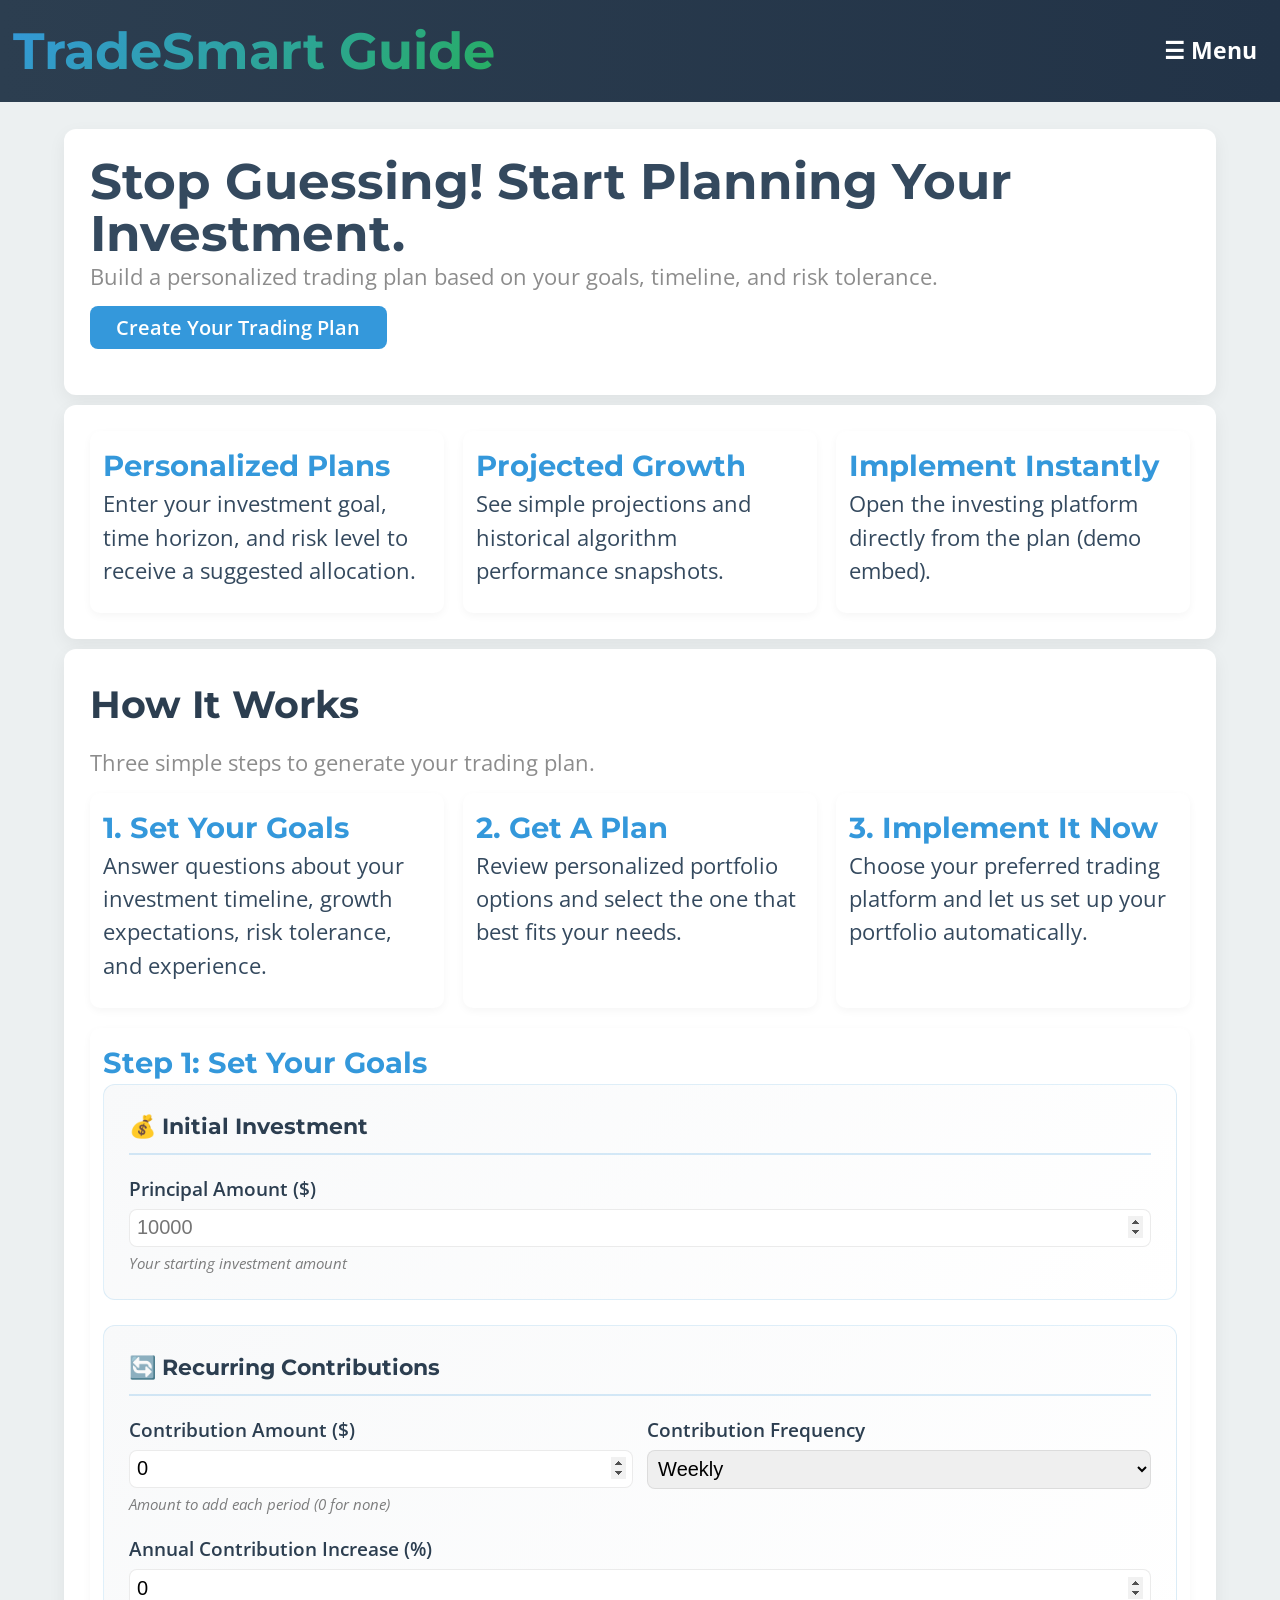
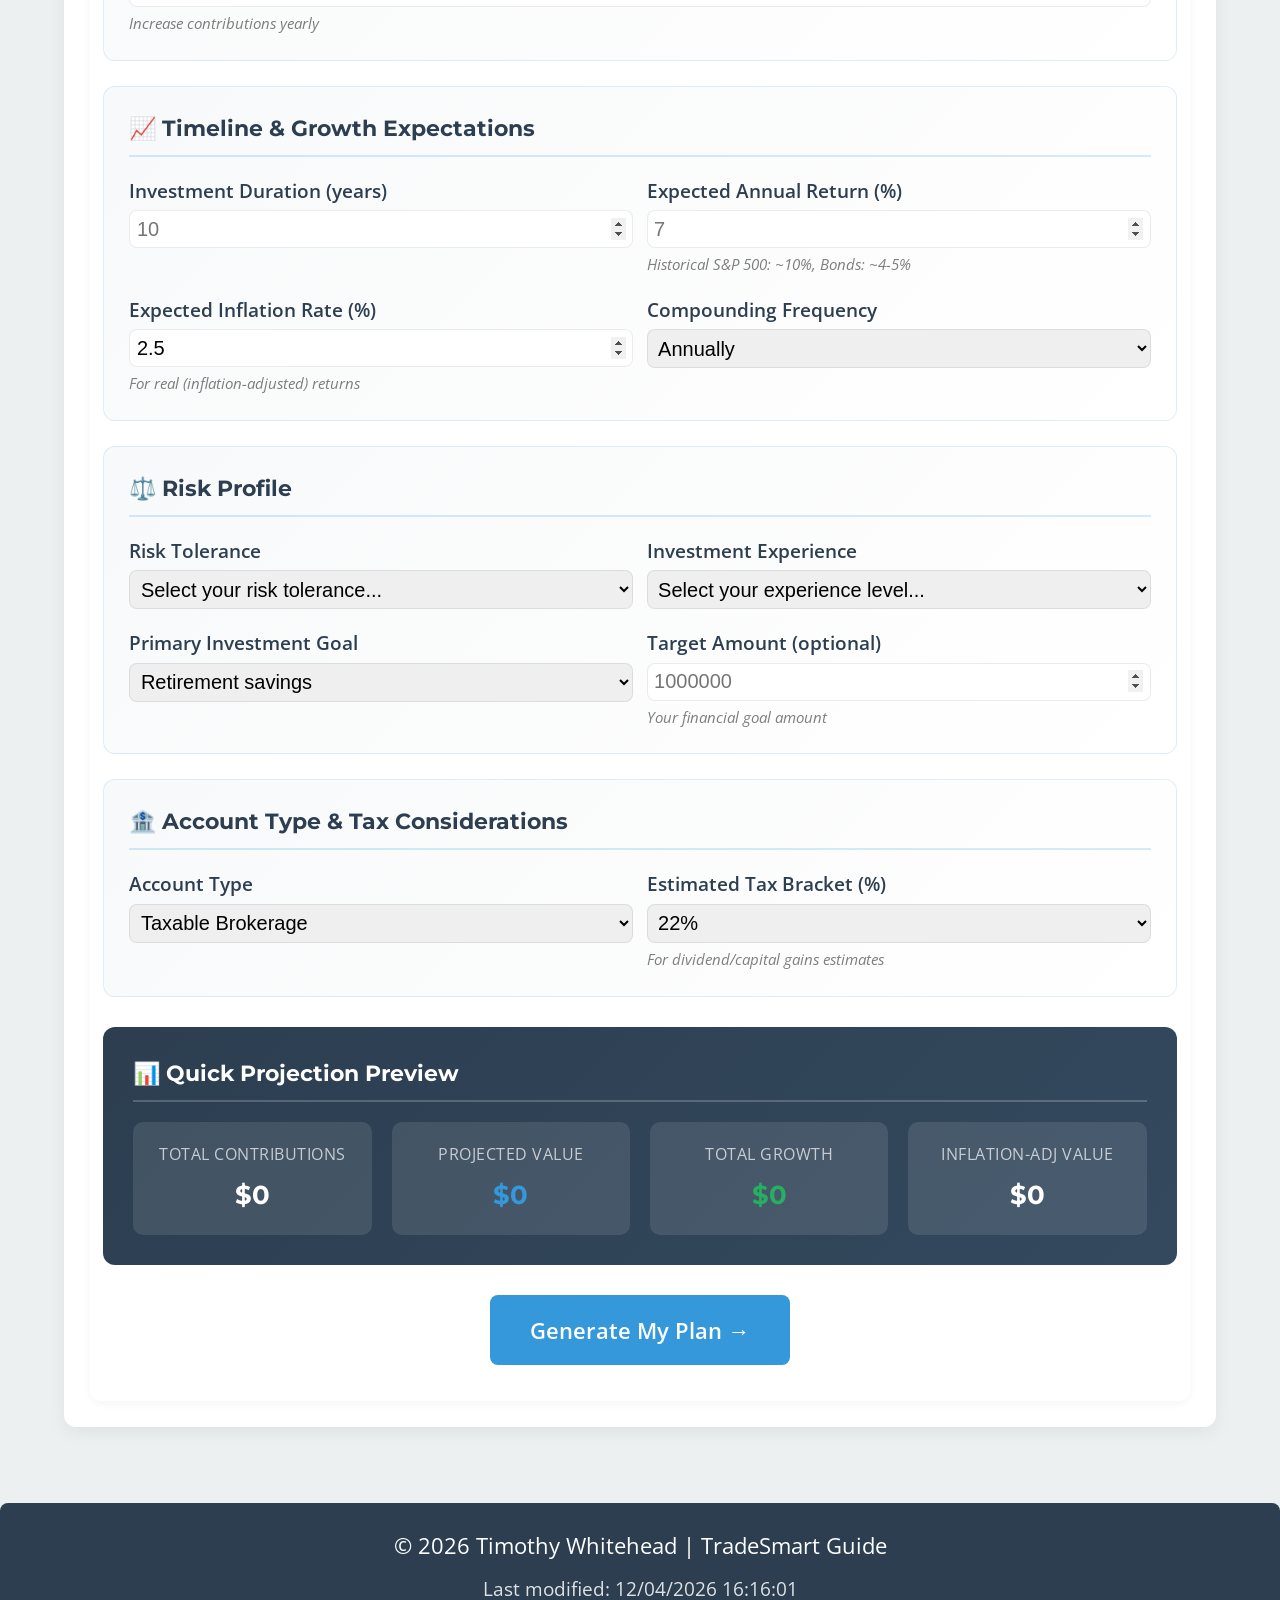
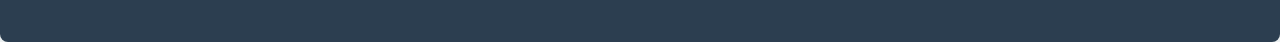
<file: project/index.html>
<!doctype html>
<html lang="en">
<head>
  <meta charset="utf-8">
  <meta name="viewport" content="width=device-width,initial-scale=1">
  <meta name="description" content="Build a personalized trading plan based on your goals, timeline, and risk tolerance with TradeSmart Guide">
  <title>TradeSmart Guide</title>
  <link rel="stylesheet" href="styles/siteplan.css">
</head>
<body>
  <header>
    <span class="logo">TradeSmart Guide</span>
    <details class="nav-toggle">
      <summary aria-label="Toggle menu">☰ Menu</summary>
      <nav>
        <a href="#home">Home</a>
        <a href="#how">How It Works</a>
        <a href="#results">Results</a>
        <a href="#siteplan">Site Plan</a>
      </nav>
    </details>
  </header>

  <main class="container">
    <section id="home" class="hero">
      <h1>Stop Guessing! Start Planning Your Investment.</h1>
      <p class="muted">Build a personalized trading plan based on your goals, timeline, and risk tolerance.</p>
      <p><a class="btn" href="#how">Create Your Trading Plan</a></p>
    </section>

    <section id="highlights" class="grid">
      <div class="card">
        <h3>Personalized Plans</h3>
        <p>Enter your investment goal, time horizon, and risk level to receive a suggested allocation.</p>
      </div>
      <div class="card">
        <h3>Projected Growth</h3>
        <p>See simple projections and historical algorithm performance snapshots.</p>
      </div>
      <div class="card">
        <h3>Implement Instantly</h3>
        <p>Open the investing platform directly from the plan (demo embed).</p>
      </div>
    </section>

    <section id="how" class="hero">
      <h2>How It Works</h2>
      <p class="muted">Three simple steps to generate your trading plan.</p>
      <div class="grid">
        <div class="card">
          <h3>1. Set Your Goals</h3>
          <p>Answer questions about your investment timeline, growth expectations, risk tolerance, and experience.</p>
        </div>
        <div class="card">
          <h3>2. Get A Plan</h3>
          <p>Review personalized portfolio options and select the one that best fits your needs.</p>
        </div>
        <div class="card">
          <h3>3. Implement It Now</h3>
          <p>Choose your preferred trading platform and let us set up your portfolio automatically.</p>
        </div>
      </div>

      <div id="step1" class="card step-card">
        <h3>Step 1: Set Your Goals</h3>
        <form id="goalsForm">
          <!-- Initial Investment Section -->
          <div class="form-section">
            <h4 class="form-section-title">💰 Initial Investment</h4>
            <div class="form-row">
              <div class="form-field-flex">
                <label for="investAmount">Principal Amount ($)</label>
                <input type="number" id="investAmount" placeholder="10000" min="0" required>
                <span class="field-hint">Your starting investment amount</span>
              </div>
            </div>
          </div>

          <!-- Recurring Contributions Section -->
          <div class="form-section">
            <h4 class="form-section-title">🔄 Recurring Contributions</h4>
            <div class="form-row">
              <div class="form-field-flex">
                <label for="recurringAmount">Contribution Amount ($)</label>
                <input type="number" id="recurringAmount" placeholder="200" min="0" value="0">
                <span class="field-hint">Amount to add each period (0 for none)</span>
              </div>
              <div class="form-field-flex">
                <label for="recurringFrequency">Contribution Frequency</label>
                <select id="recurringFrequency">
                  <option value="weekly">Weekly</option>
                  <option value="biweekly">Bi-weekly</option>
                  <option value="monthly">Monthly</option>
                  <option value="quarterly">Quarterly</option>
                  <option value="annually">Annually</option>
                </select>
              </div>
            </div>
            <div class="form-row form-row-margin">
              <div class="form-field-flex">
                <label for="contributionIncrease">Annual Contribution Increase (%)</label>
                <input type="number" id="contributionIncrease" placeholder="0" min="0" max="25" step="0.5" value="0">
                <span class="field-hint">Increase contributions yearly</span>
              </div>
            </div>
          </div>

          <!-- Timeline & Growth Section -->
          <div class="form-section">
            <h4 class="form-section-title">📈 Timeline & Growth Expectations</h4>
            <div class="form-row">
              <div class="form-field-flex">
                <label for="timeline">Investment Duration (years)</label>
                <input type="number" id="timeline" placeholder="10" min="1" max="50" required>
              </div>
              <div class="form-field-flex">
                <label for="expectedGrowth">Expected Annual Return (%)</label>
                <input type="number" id="expectedGrowth" placeholder="7" min="0" max="30" step="0.5" required>
                <span class="field-hint">Historical S&P 500: ~10%, Bonds: ~4-5%</span>
              </div>
            </div>
            <div class="form-row form-row-margin">
              <div class="form-field-flex">
                <label for="inflationRate">Expected Inflation Rate (%)</label>
                <input type="number" id="inflationRate" placeholder="2.5" min="0" max="15" step="0.1" value="2.5">
                <span class="field-hint">For real (inflation-adjusted) returns</span>
              </div>
              <div class="form-field-flex">
                <label for="compoundingFreq">Compounding Frequency</label>
                <select id="compoundingFreq">
                  <option value="daily">Daily</option>
                  <option value="monthly">Monthly</option>
                  <option value="quarterly">Quarterly</option>
                  <option value="annually" selected>Annually</option>
                </select>
              </div>
            </div>
          </div>

          <!-- Risk Profile Section -->
          <div class="form-section">
            <h4 class="form-section-title">⚖️ Risk Profile</h4>
            <div class="form-row">
              <div class="form-field-flex">
                <label for="riskTolerance">Risk Tolerance</label>
                <select id="riskTolerance" required>
                  <option value="">Select your risk tolerance...</option>
                  <option value="conservative">Conservative - Preserve capital, minimal volatility</option>
                  <option value="moderate">Moderate - Balanced growth and stability</option>
                  <option value="aggressive">Aggressive - Maximum growth, accept higher volatility</option>
                </select>
              </div>
              <div class="form-field-flex">
                <label for="experience">Investment Experience</label>
                <select id="experience" required>
                  <option value="">Select your experience level...</option>
                  <option value="beginner">Beginner - New to investing</option>
                  <option value="intermediate">Intermediate - Some experience</option>
                  <option value="advanced">Advanced - Experienced investor</option>
                  <option value="expert">Expert - Professional level</option>
                </select>
              </div>
            </div>
            <div class="form-row form-row-margin">
              <div class="form-field-flex">
                <label for="investmentGoal">Primary Investment Goal</label>
                <select id="investmentGoal">
                  <option value="retirement">Retirement savings</option>
                  <option value="wealth">Wealth building</option>
                  <option value="house">Home down payment</option>
                  <option value="education">Education fund</option>
                  <option value="emergency">Emergency fund growth</option>
                  <option value="income">Passive income generation</option>
                  <option value="other">Other goal</option>
                </select>
              </div>
              <div class="form-field-flex">
                <label for="targetAmount">Target Amount (optional)</label>
                <input type="number" id="targetAmount" placeholder="1000000" min="0">
                <span class="field-hint">Your financial goal amount</span>
              </div>
            </div>
          </div>

          <!-- Tax & Account Section -->
          <div class="form-section">
            <h4 class="form-section-title">🏦 Account Type & Tax Considerations</h4>
            <div class="form-row">
              <div class="form-field-flex">
                <label for="accountType">Account Type</label>
                <select id="accountType">
                  <option value="taxable">Taxable Brokerage</option>
                  <option value="traditional_ira">Traditional IRA / 401(k)</option>
                  <option value="roth">Roth IRA / Roth 401(k)</option>
                  <option value="hsa">HSA (Health Savings Account)</option>
                  <option value="529">529 Education Plan</option>
                </select>
              </div>
              <div class="form-field-flex">
                <label for="taxBracket">Estimated Tax Bracket (%)</label>
                <select id="taxBracket">
                  <option value="0">0% - Tax-advantaged account</option>
                  <option value="10">10%</option>
                  <option value="12">12%</option>
                  <option value="22" selected>22%</option>
                  <option value="24">24%</option>
                  <option value="32">32%</option>
                  <option value="35">35%</option>
                  <option value="37">37%</option>
                </select>
                <span class="field-hint">For dividend/capital gains estimates</span>
              </div>
            </div>
          </div>

          <!-- Projection Preview -->
          <div id="projectionPreview" class="projection-preview">
            <h4 class="form-section-title">📊 Quick Projection Preview</h4>
            <div class="projection-grid">
              <div class="projection-item">
                <span class="projection-label">Total Contributions</span>
                <span id="previewContributions" class="projection-value">$0</span>
              </div>
              <div class="projection-item">
                <span class="projection-label">Projected Value</span>
                <span id="previewValue" class="projection-value accent">$0</span>
              </div>
              <div class="projection-item">
                <span class="projection-label">Total Growth</span>
                <span id="previewGrowth" class="projection-value success">$0</span>
              </div>
              <div class="projection-item">
                <span class="projection-label">Inflation-Adj Value</span>
                <span id="previewRealValue" class="projection-value">$0</span>
              </div>
            </div>
          </div>

          <p class="button-row"><button type="submit" class="btn btn-large">Generate My Plan →</button></p>
        </form>
      </div>

      <div id="step2" class="card step-card step-hidden">
        <h3>Step 2: Choose Your Portfolio Plan</h3>
        <p class="muted step-description">Based on your goals, here are personalized portfolio options. Select the one that best suits your needs.</p>
        <div id="portfolioOptions" class="grid"></div>
      </div>

      <div id="step3" class="card step-card step-hidden">
        <h3>Step 3: Choose Your Trading Platform</h3>
        <p class="muted step-description">Select your preferred platform to implement your investment plan.</p>
        
        <div id="platformSelector" class="platform-grid">
          <div class="platform-card" data-platform="robinhood" data-url="https://robinhood.com">
            <div class="platform-icon">📱</div>
            <h4>Robinhood</h4>
            <p>Commission-free trading</p>
          </div>
          <div class="platform-card" data-platform="fidelity" data-url="https://www.fidelity.com">
            <div class="platform-icon">🏦</div>
            <h4>Fidelity</h4>
            <p>Full-service brokerage</p>
          </div>
          <div class="platform-card" data-platform="schwab" data-url="https://www.schwab.com">
            <div class="platform-icon">💼</div>
            <h4>Charles Schwab</h4>
            <p>Comprehensive investing</p>
          </div>
          <div class="platform-card" data-platform="etrade" data-url="https://us.etrade.com">
            <div class="platform-icon">📊</div>
            <h4>E*TRADE</h4>
            <p>Advanced tools</p>
          </div>
          <div class="platform-card" data-platform="vanguard" data-url="https://www.vanguard.com">
            <div class="platform-icon">⭐</div>
            <h4>Vanguard</h4>
            <p>Low-cost investing</p>
          </div>
          <div class="platform-card" data-platform="webull" data-url="https://www.webull.com">
            <div class="platform-icon">📈</div>
            <h4>Webull</h4>
            <p>Modern interface</p>
          </div>
        </div>

        <div id="platformEmbed" class="platform-embed-hidden">
          <div class="platform-embed-wrapper">
            <h4 id="selectedPlatformName" class="platform-title"></h4>
            
            <div class="portfolio-summary-box">
              <h5 class="section-title">📊 Your Selected Portfolio:</h5>
              <p id="portfolioSummary" class="portfolio-summary-text"></p>
            </div>

            <div id="tradingPlanSection" class="trading-plan-section">
              <h5 class="section-title">📋 Your Personalized Trading Plan</h5>
              
              <div class="plan-details-box">
                <strong class="detail-label">Investment Amount:</strong> $<span id="planInvestAmount"></span><br>
                <strong class="detail-label">Portfolio Strategy:</strong> <span id="planStrategy"></span>
              </div>

              <h6 class="stocks-header">Recommended Holdings:</h6>
              <div id="stocksList" class="stocks-list"></div>

              <div class="warning-box">
                <strong>⚠️ Important Notes:</strong>
                <ul class="warning-list">
                  <li>These are market orders - prices may vary slightly</li>
                  <li>Consider market hours (7:30 AM - 2:00 PM MST)</li>
                  <li>Fractional shares may not be available for all stocks on all platforms</li>
                  <li>Review all details before confirming trades</li>
                </ul>
              </div>

              <div class="action-buttons">
                <button id="openPlatformBtn" class="btn btn-large">
                  🚀 Open <span id="platformBtnName"></span> to Execute Trades
                </button>
                <br>
                <button id="downloadPlanBtn" class="btn alt btn-medium">
                  📥 Download Trading Plan (PDF)
                </button>
                <br>
                <button id="autoTradeBtn" class="btn auto-trade-btn btn-medium">
                  🤖 Auto Trade Simulation
                </button>
              </div>
            </div>

            <div class="risk-disclosure">
              <strong>⚠️ RISK DISCLOSURE:</strong> Investing in securities involves risk, including possible loss of principal. Past performance does not guarantee future results. This is educational information only and not personalized investment advice. TradeSmart Guide is not a registered investment advisor. You are responsible for your own investment decisions. Always consult with a qualified financial advisor before making investment decisions.
            </div>

            <div class="instructions-section">
              <h5 class="section-title">📝 Step-by-Step Instructions</h5>
              
              <div class="instruction-step">
                <strong class="step-label">Step 1: Log into <span id="platformNameInstructions"></span></strong>
                <p class="step-text">Click the button above to open your brokerage account in a new window.</p>
              </div>

              <div class="instruction-step">
                <strong class="step-label">Step 2: Navigate to Trade/Buy Page</strong>
                <p class="step-text">Find the "Trade" or "Buy" button, usually in the main navigation or dashboard.</p>
              </div>

              <div class="instruction-step">
                <strong class="step-label">Step 3: Enter Each Stock Symbol</strong>
                <p class="step-text">For each ticker listed above, search for it and select "Buy" or "Trade".</p>
              </div>

              <div class="instruction-step">
                <strong class="step-label">Step 4: Enter Quantities</strong>
                <p class="step-text">Enter the number of shares shown in your trading plan above. Choose "Market Order" for immediate execution.</p>
              </div>

              <div class="instruction-step">
                <strong class="step-label">Step 5: Review and Confirm</strong>
                <p class="step-text">Double-check all details before clicking "Submit" or "Place Order".</p>
              </div>

              <div class="instruction-step">
                <strong class="step-label">Step 6: Verify Execution</strong>
                <p class="step-text">Check your order history to confirm all trades were executed successfully.</p>
              </div>
            </div>

            <div class="complete-button-wrapper">
              <button id="markCompleteBtn" class="btn alt btn-large">
                ✅ I've Completed My Trades
              </button>
            </div>
          </div>
        </div>
      </div>
    </section>

    <section id="results" class="results-section">
      <div class="card">
        <h3>🎉 Setup Complete!</h3>
        <p>Your portfolio has been configured and is ready to start growing. You can now manage your investments directly through your chosen platform.</p>
        <div id="finalSummary" class="final-summary"></div>
        <p class="results-actions">
          <a class="btn" href="#home">Create Another Plan</a>
          <button class="btn alt" onclick="window.print()">Print Plan Summary</button>
        </p>
      </div>
    </section>
  </main>

  <!-- Auto Trade Model - OPTIMIZED VERSION -->
  <div id="autoTradeModel" class="model-overlay">
    <div class="model-container">
      <div class="model-header">
        <h2>🤖 Auto Trade Setup</h2>
        <button id="closeAutoTradeModel" class="model-close">&times;</button>
      </div>
      
      <div id="autoTradeSetup" class="model-content">
        <!-- Optimization Notice -->
        <div class="optimization-notice">
          <strong>✨ OPTIMIZED CONFIGURATION</strong>
          <p>Parameters have been optimized based on 20-year backtest analysis. Key improvements:</p>
          <ul>
            <li><strong>Buffer:</strong> 0.2% → 3% (captures meaningful moves, not noise)</li>
            <li><strong>SMA Window:</strong> 12 → 20 (smoother signals for part-time monitoring)</li>
            <li><strong>Position Size:</strong> 10% → 25% (fewer trades need more impact)</li>
            <li><strong>Added:</strong> Trend filter, take profit targets, stop losses</li>
          </ul>
        </div>

        <!-- Session Recommendations -->
        <div class="session-recommendations">
          <strong>⏰ RECOMMENDED SESSION SETTINGS</strong>
          <div class="session-grid">
            <div class="session-item">
              <span class="session-label">Duration</span>
              <span class="session-value">2 hours</span>
            </div>
            <div class="session-item">
              <span class="session-label">Frequency</span>
              <span class="session-value">2-3x per week</span>
            </div>
            <div class="session-item">
              <span class="session-label">Best Times</span>
              <span class="session-value">8:00-10:00 AM MST<br>12:00-2:00 PM MST</span>
            </div>
            <div class="session-item">
              <span class="session-label">Avoid</span>
              <span class="session-value">First 15 min<br>Lunch hour</span>
            </div>
          </div>
        </div>

        <div class="setup-warning">
          <strong>⚠️ Educational Simulation</strong>
          <p>This is a simulation of the trading bot for educational purposes. Configure your settings below to see how the optimized bot would operate.</p>
        </div>

        <form id="autoTradeForm">
          <div class="config-section">
            <h4>🔐 Robinhood Credentials</h4>
            <p class="config-note">These are stored locally on your device and used only for simulation display.</p>
            <div class="form-row">
              <div class="form-field-flex">
                <label for="rhUsername">Robinhood Email (simulation@only.com)</label>
                <input type="email" id="rhUsername" placeholder="your_email@example.com" required>
              </div>
              <div class="form-field-flex">
                <label for="rhPassword">Robinhood Password (12345678)</label>
                <input type="password" id="rhPassword" placeholder="••••••••" required>
              </div>
            </div>
          </div>

          <div class="config-section">
            <h4>📈 Stocks to Trade</h4>
            <p class="config-note">Enter stock ticker symbols separated by commas.</p>
            <div class="form-row">
              <div class="form-field-flex" style="flex: 1;">
                <label for="stockSymbols">Stock Symbols</label>
                <input type="text" id="stockSymbols" placeholder="QQQ, SPY, VOO, AAPL, MSFT" value="QQQ, SPY, VOO, AAPL, MSFT" required>
              </div>
            </div>
          </div>

          <div class="config-section">
            <h4>⚙️ Entry Signal Parameters</h4>
            <div class="form-row">
              <div class="form-field-flex">
                <label for="tradingBuffer">Trading Buffer (%)</label>
                <input type="number" id="tradingBuffer" value="3" min="0" max="10" step="0.1" required>
                <span class="field-hint">3% recommended (was 0.2%)</span>
              </div>
              <div class="form-field-flex">
                <label for="smaWindow">SMA Window (periods)</label>
                <input type="number" id="smaWindow" value="20" min="5" max="50" required>
                <span class="field-hint">20 recommended (was 12)</span>
              </div>
            </div>
            <div class="form-row form-row-margin">
              <div class="form-field-flex">
                <label for="maxCashPerStock">Max Position Size (%)</label>
                <input type="number" id="maxCashPerStock" value="25" min="5" max="50" required>
                <span class="field-hint">25% recommended (was 10%)</span>
              </div>
              <div class="form-field-flex">
                <label for="checkInterval">Check Interval (seconds)</label>
                <input type="number" id="checkInterval" value="300" min="30" max="600" required>
                <span class="field-hint">300s (5 min) recommended</span>
              </div>
            </div>
          </div>

          <div class="config-section">
            <h4>🎯 Trend Filter</h4>
            <p class="config-note">Only trade in the direction of the primary trend - critical for part-time trading.</p>
            <div class="form-row">
              <div class="form-field-flex">
                <label for="trendSmaWindow">Trend SMA Window</label>
                <input type="number" id="trendSmaWindow" value="50" min="20" max="200" required>
                <span class="field-hint">50-period trend filter</span>
              </div>
              <div class="form-field-flex">
                <label for="requireTrendAlignment">Require Trend Alignment</label>
                <select id="requireTrendAlignment">
                  <option value="true" selected>Yes - Only trade WITH the trend</option>
                  <option value="false">No - Trade any direction</option>
                </select>
                <span class="field-hint">Highly recommended: ON</span>
              </div>
            </div>
          </div>

          <div class="config-section">
            <h4>🚪 Exit Strategy</h4>
            <p class="config-note">Don't sell at tiny gains! Let winners run with proper risk management.</p>
            <div class="form-row">
              <div class="form-field-flex">
                <label for="takeProfitPct">Take Profit (%)</label>
                <input type="number" id="takeProfitPct" value="8" min="2" max="20" step="0.5" required>
                <span class="field-hint">8% recommended (was ~0.2%!)</span>
              </div>
              <div class="form-field-flex">
                <label for="stopLossPct">Stop Loss (%)</label>
                <input type="number" id="stopLossPct" value="4" min="1" max="10" step="0.5" required>
                <span class="field-hint">4% recommended</span>
              </div>
            </div>
            <div class="form-row form-row-margin">
              <div class="form-field-flex">
                <label for="useTrailingStop">Use Trailing Stop</label>
                <select id="useTrailingStop">
                  <option value="true" selected>Yes - Protect profits</option>
                  <option value="false">No - Fixed exits only</option>
                </select>
                <span class="field-hint">Activates after 5% gain, trails by 2%</span>
              </div>
              <div class="form-field-flex">
                <label for="sessionDuration">Session Duration (minutes)</label>
                <input type="number" id="sessionDuration" value="120" min="30" max="480" required>
                <span class="field-hint">120 min (2 hours) recommended</span>
              </div>
            </div>
          </div>

          <!-- Backtest Results Summary -->
          <div class="backtest-summary">
            <h4>📊 20-Year Backtest Results</h4>
            <div class="backtest-grid">
              <div class="backtest-item negative">
                <span class="backtest-label">Original Config</span>
                <span class="backtest-value">0.79% CAGR</span>
                <span class="backtest-note">vs 13.7% buy & hold</span>
              </div>
              <div class="backtest-item positive">
                <span class="backtest-label">Optimized Config</span>
                <span class="backtest-value">3-5x Better</span>
                <span class="backtest-note">Expected improvement</span>
              </div>
              <div class="backtest-item neutral">
                <span class="backtest-label">Win Rate</span>
                <span class="backtest-value">74.7%</span>
                <span class="backtest-note">High accuracy</span>
              </div>
              <div class="backtest-item neutral">
                <span class="backtest-label">Max Drawdown</span>
                <span class="backtest-value">-9.2%</span>
                <span class="backtest-note">Good risk control</span>
              </div>
            </div>
          </div>

          <div class="form-actions">
            <button type="button" id="downloadConfigBtn" class="btn alt">
              📥 Download Config Files
            </button>
            <button type="submit" class="btn">
              ▶️ Start Simulation
            </button>
          </div>
        </form>
      </div>

      <div id="autoTradeSimulation" class="model-content" style="display: none;">
        <div class="simulation-header">
          <div class="sim-status">
            <span class="status-dot"></span>
            <span id="simStatusText">Running Simulation...</span>
          </div>
          <button id="stopSimulation" class="btn btn-small btn-danger">⏹ Stop</button>
        </div>

        <div class="simulation-stats">
          <div class="stat-card">
            <span class="stat-label">Account Equity</span>
            <span id="simEquity" class="stat-value">$10,000.00</span>
          </div>
          <div class="stat-card">
            <span class="stat-label">Available Cash</span>
            <span id="simCash" class="stat-value">$10,000.00</span>
          </div>
          <div class="stat-card">
            <span class="stat-label">Session P/L</span>
            <span id="simPL" class="stat-value profit">+$0.00</span>
          </div>
        </div>

        <div class="simulation-chart">
          <canvas id="priceChart"></canvas>
        </div>

        <div class="simulation-log">
          <h5>📋 Trading Log</h5>
          <div id="tradingLog" class="log-container">
            <div class="log-entry info">Initializing optimized trading bot...</div>
          </div>
        </div>

        <div class="holdings-section">
          <h5>📊 Current Holdings</h5>
          <div id="holdingsTable" class="holdings-container"></div>
        </div>

        <div class="sim-actions">
          <button id="backToSetup" class="btn alt">← Back to Setup</button>
          <button id="exportLog" class="btn">📥 Export Log</button>
        </div>
      </div>
    </div>
  </div>

  <footer>
    <p>&copy; <span id="currentyear"></span> Timothy Whitehead | TradeSmart Guide</p>
    <p id="lastModified" class="site-footer-meta"></p>
  </footer>

  <script src="scripts/siteplan.js"></script>
  <script src="scripts/autotrade.js"></script>
</body>
</html>
</file>
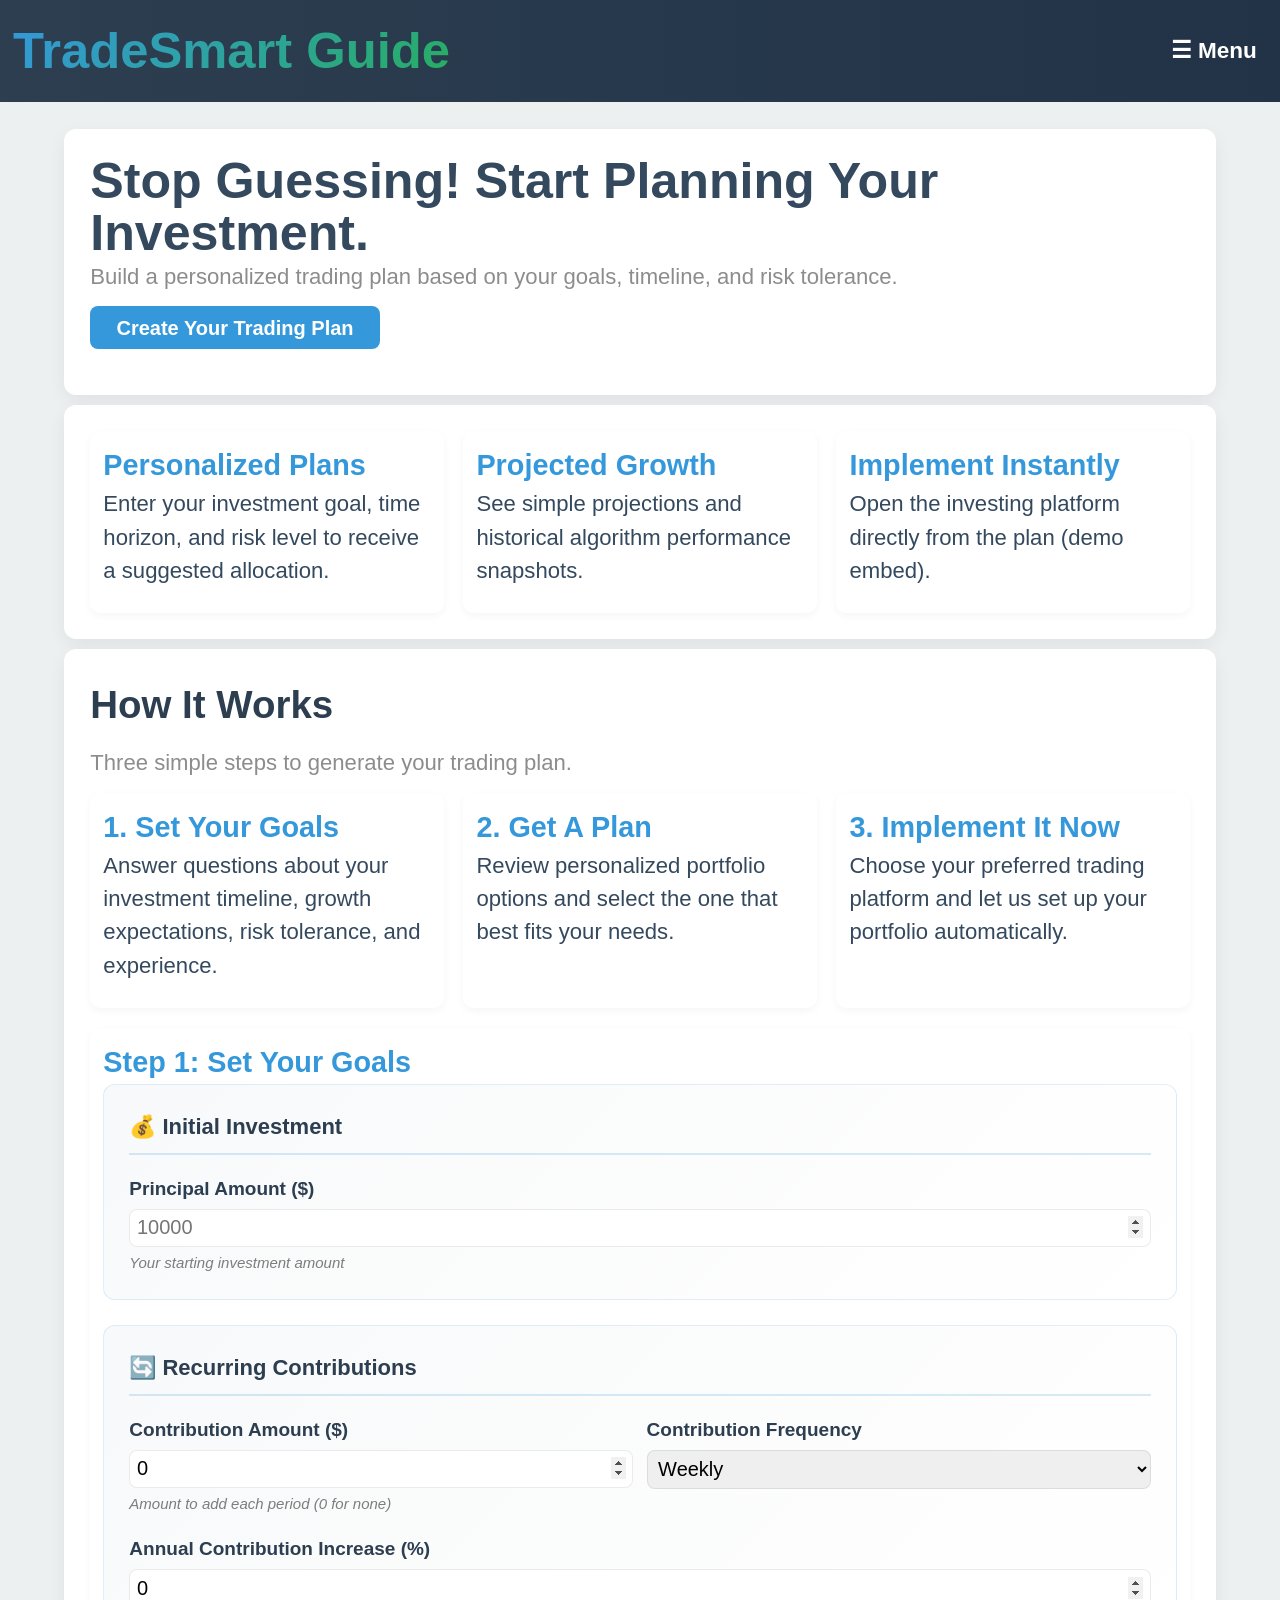
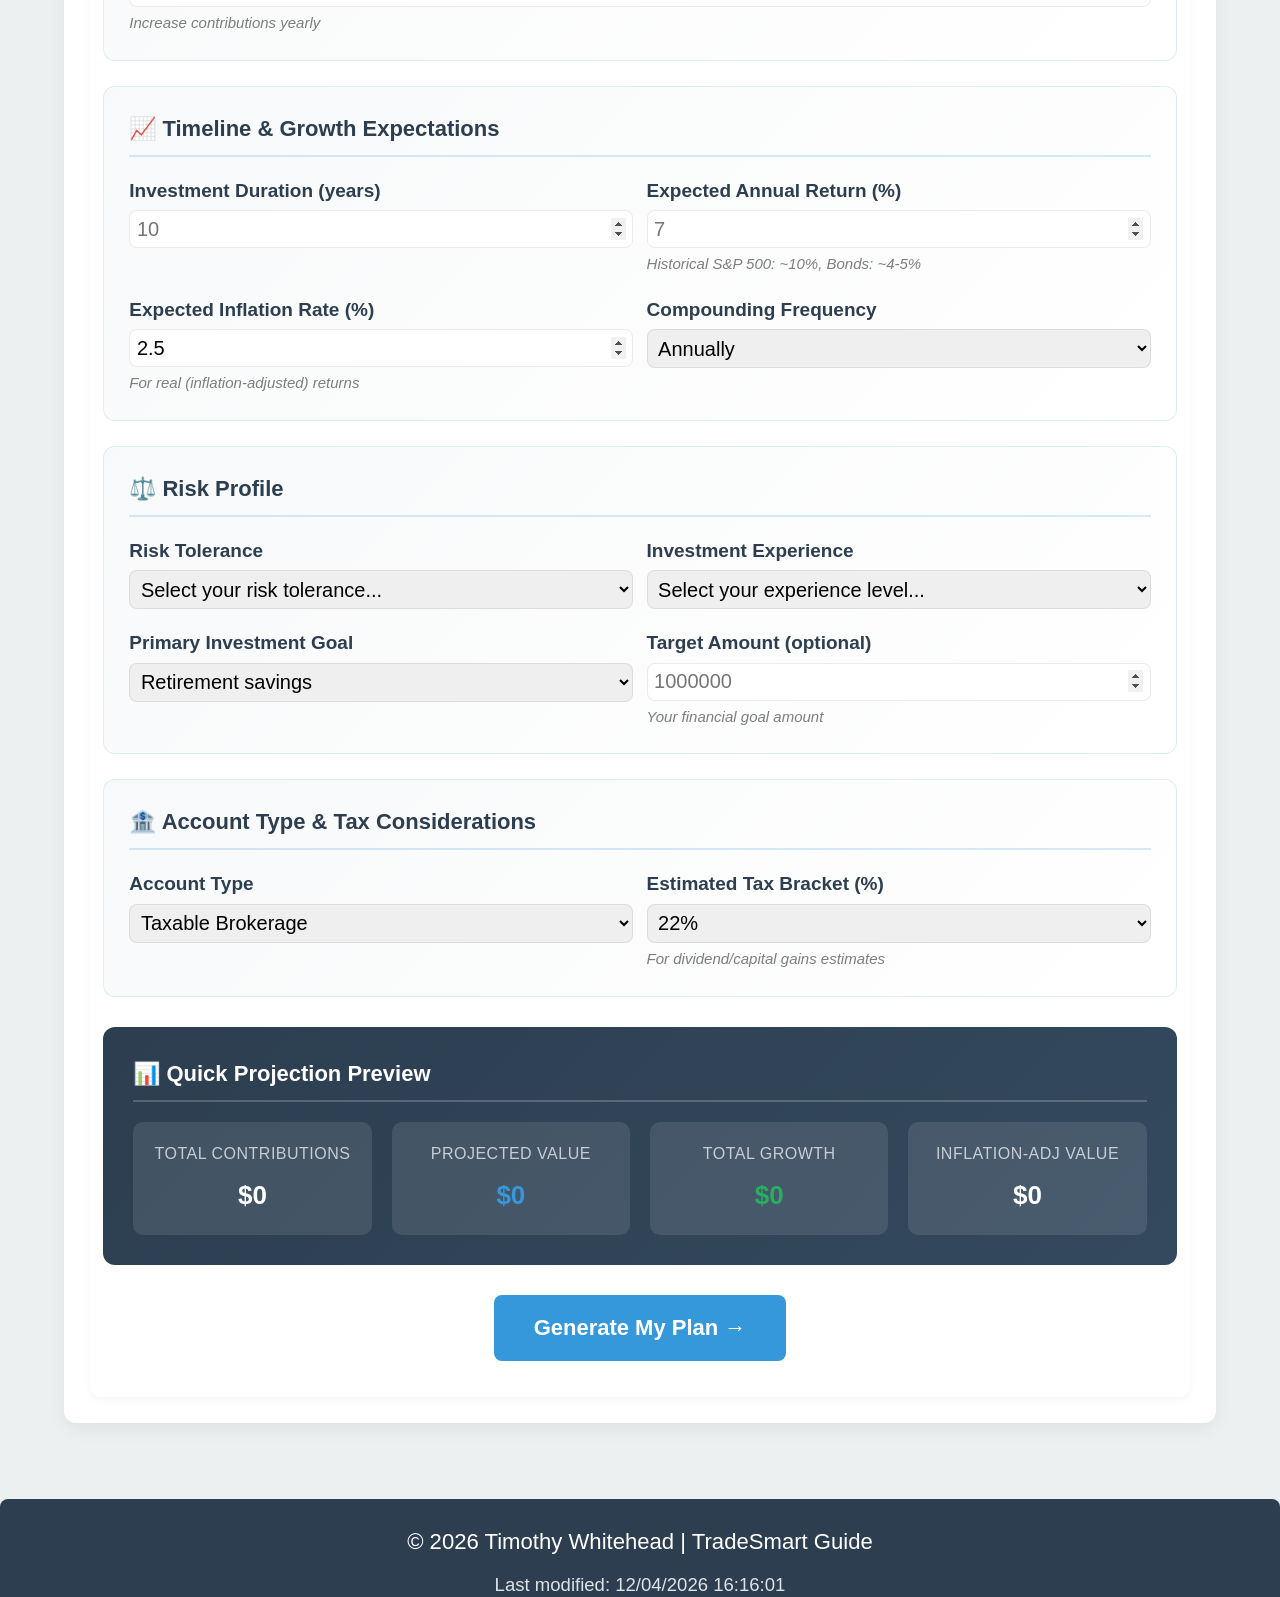
<file: project/howitworks.html>
<!doctype html>
<html lang="en">
<head>
  <meta charset="utf-8">
  <meta http-equiv="refresh" content="0;url=./index.html#how">
  <meta name="viewport" content="width=device-width,initial-scale=1">
  <title>Redirecting to How It Works</title>
  <meta name="robots" content="noindex">
</head>
<body>
  <p>Redirecting to <a href="./index.html#how">How It Works</a>…</p>
</body>
</html>
</file>
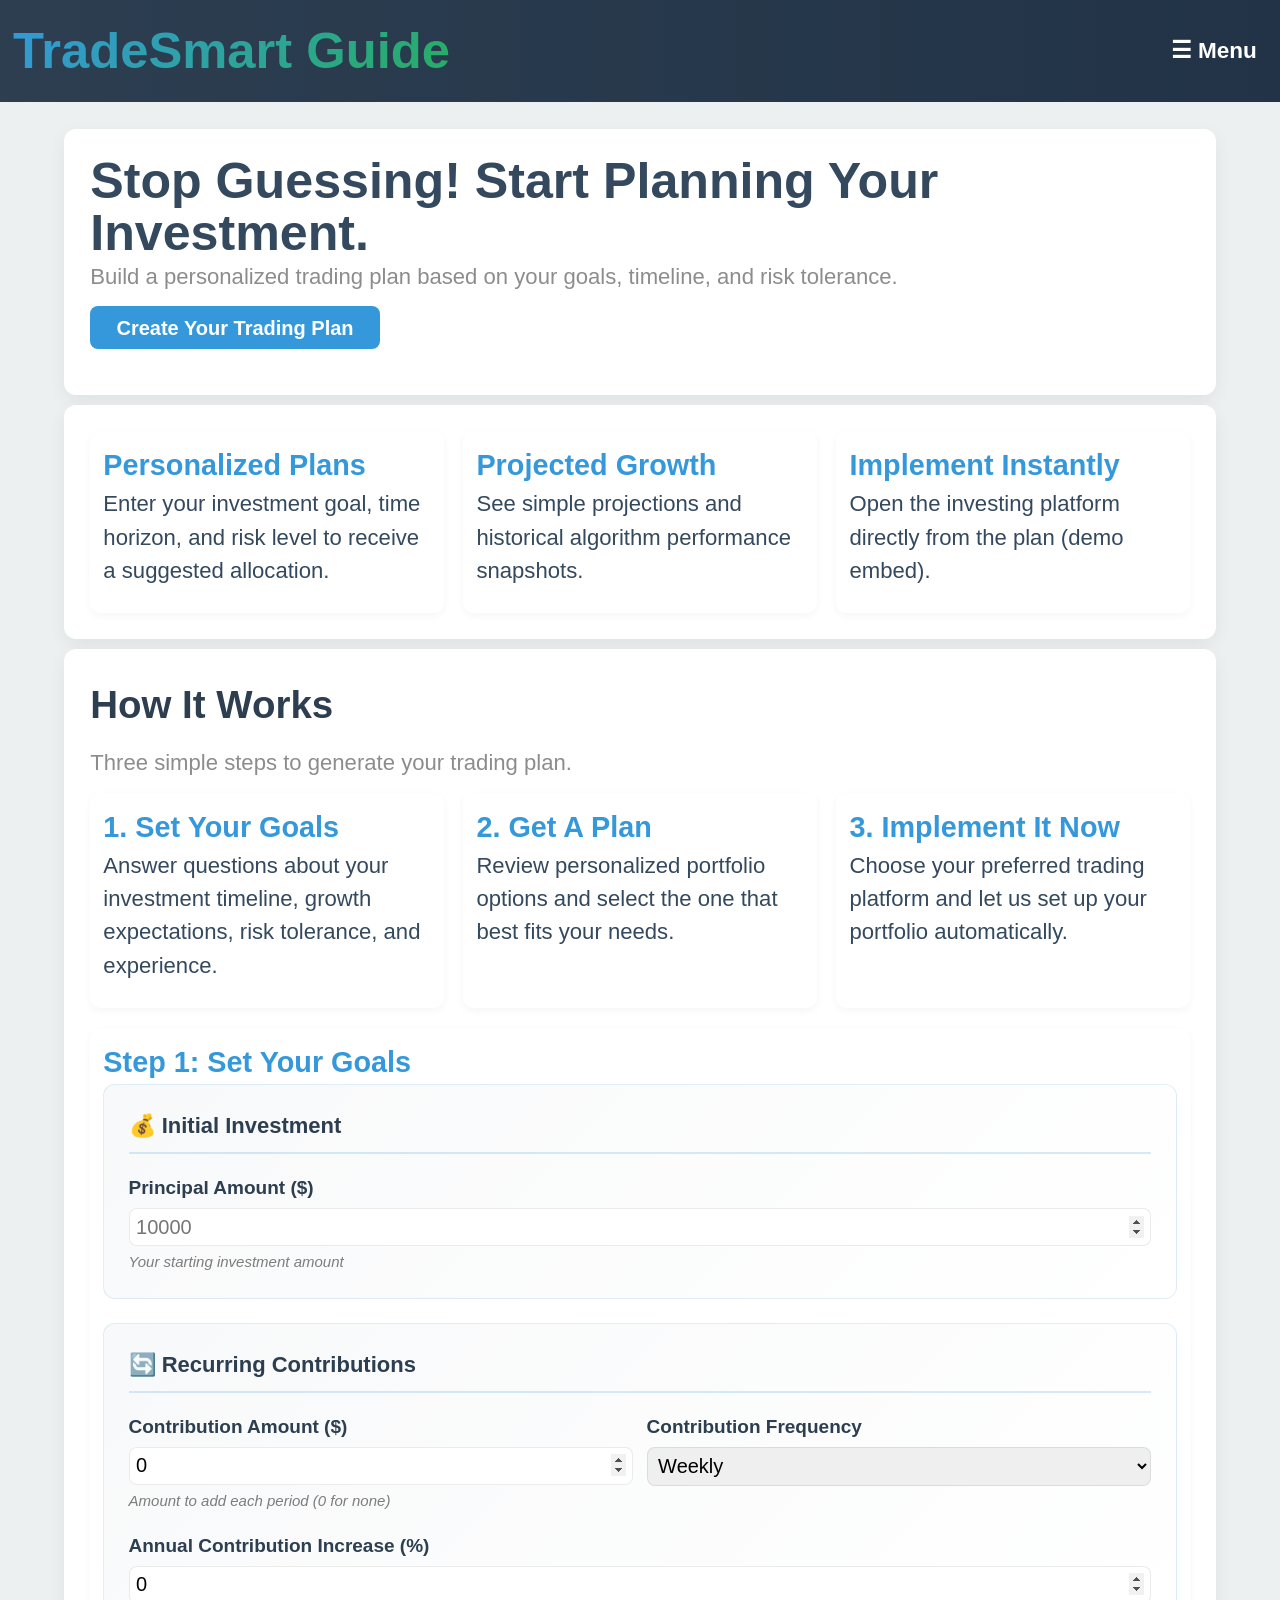
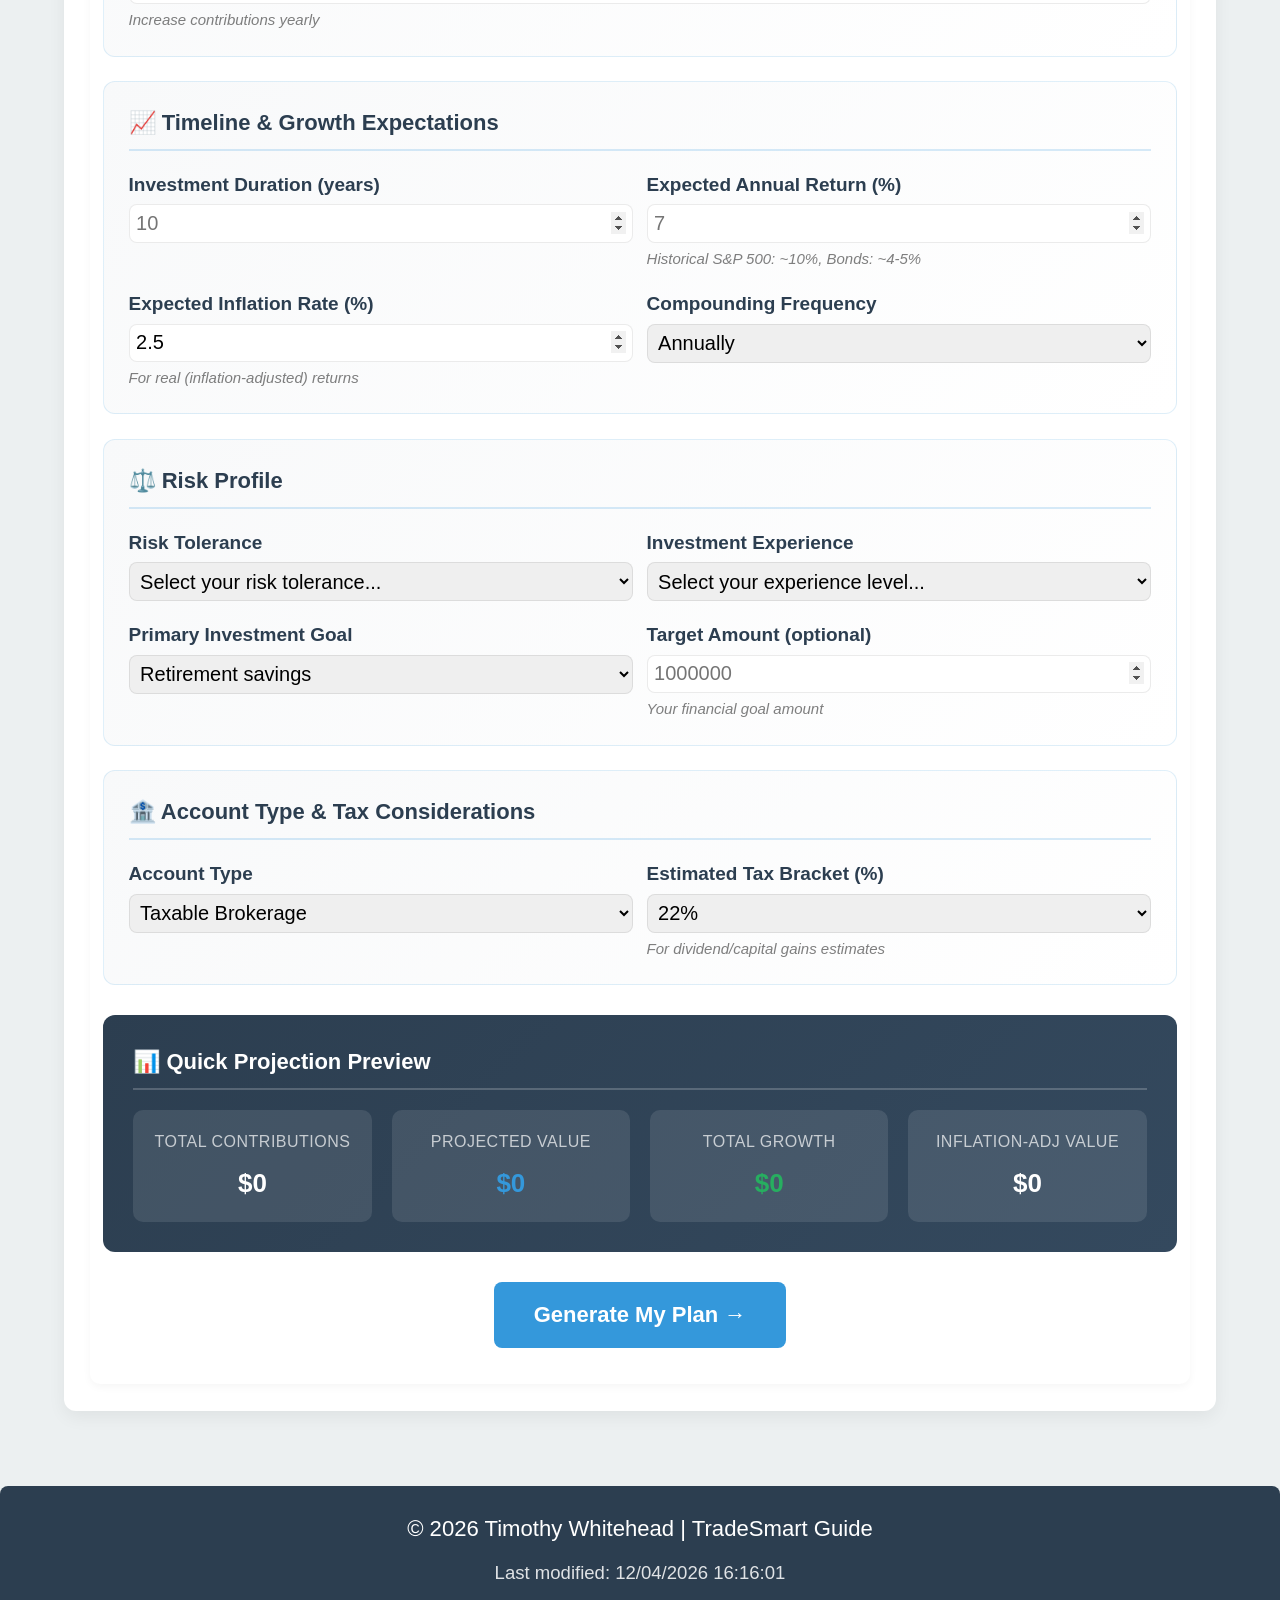
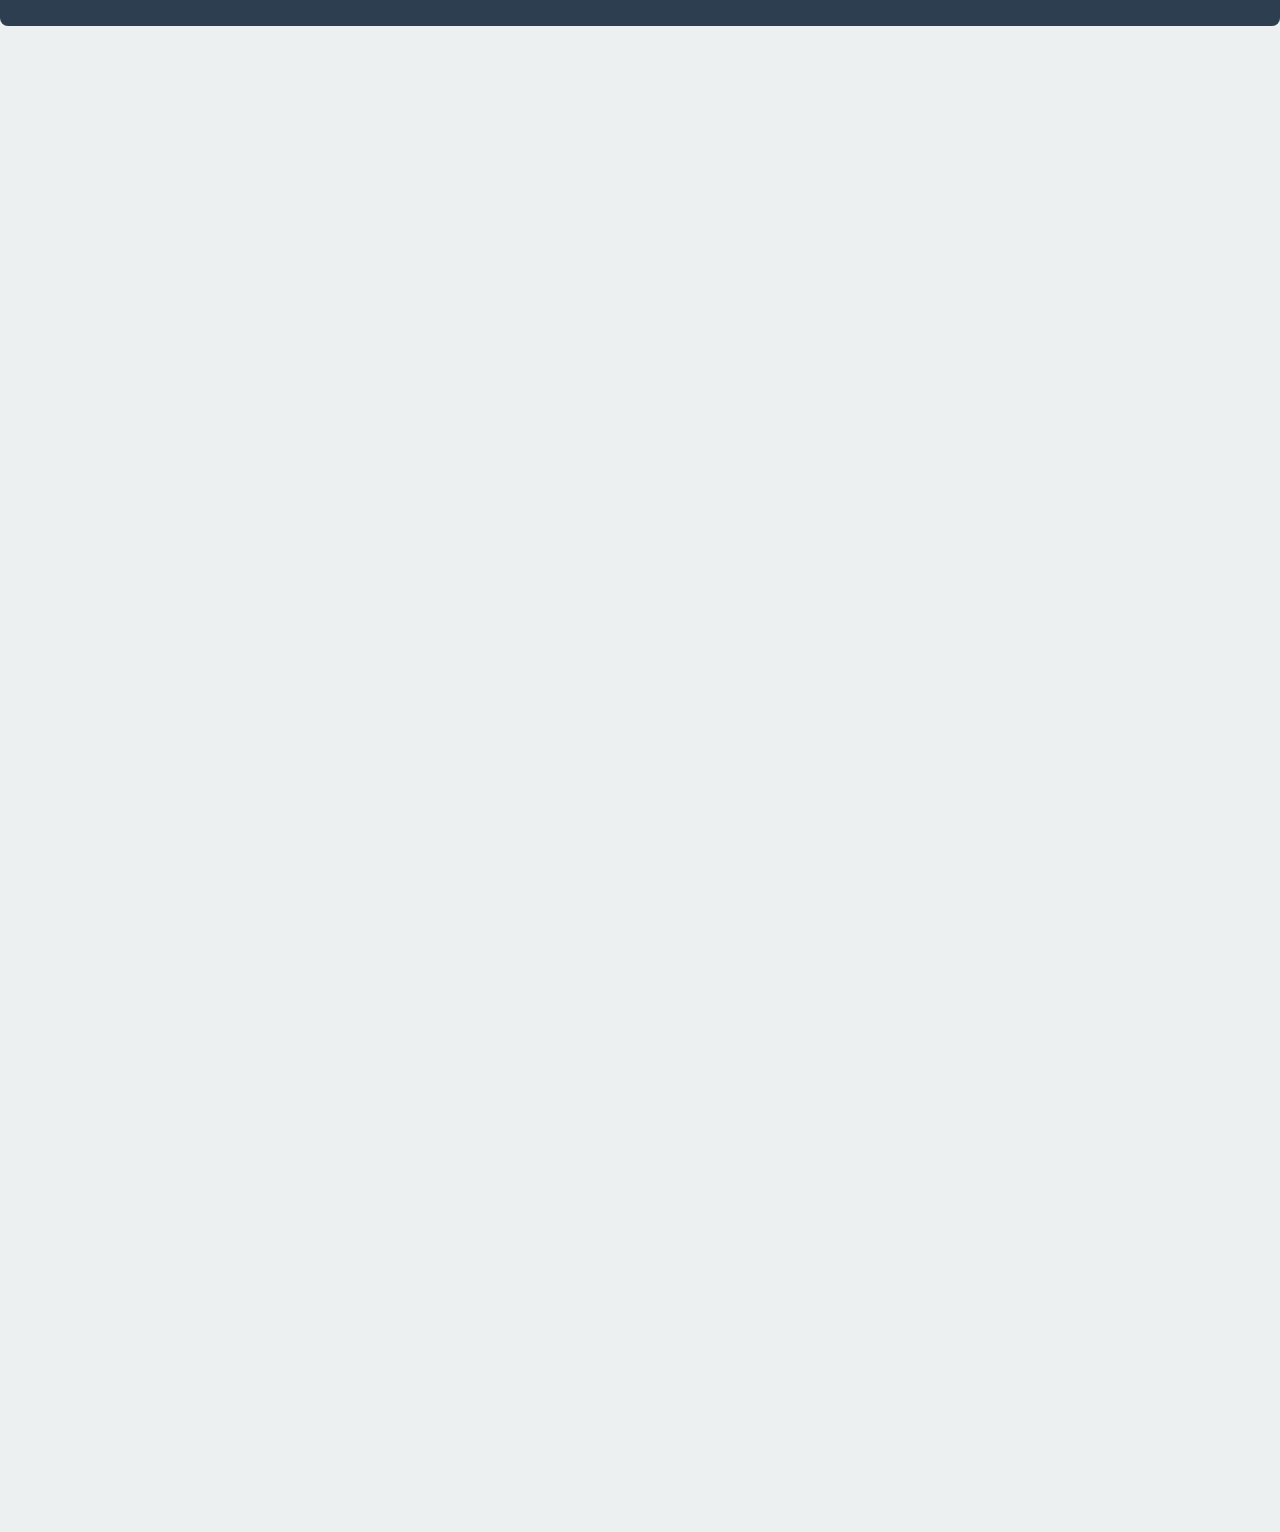
<file: project/results.html>
<!doctype html>
<html lang="en">
<head>
  <meta charset="utf-8">
  <meta name="viewport" content="width=device-width,initial-scale=1">
  <title>Results - TradeSmart Guide</title>
  <link rel="stylesheet" href="styles/siteplan.css">
</head>
<body>
  <div id="siteHeader"></div>

  <main class="container">
    <section class="hero">
      <h1>Your Generated Plan (Demo)</h1>
      <p class="muted">This is a placeholder showing allocation and projections.</p>
    </section>

    <section class="grid">
      <div class="card">
        <h3>Allocation</h3>
        <p>Stocks: 60%<br>Bonds: 30%<br>Alternatives: 10%</p>
      </div>
      <div class="card">
        <!doctype html>
        <html lang="en">
        <head>
          <meta charset="utf-8">
          <meta http-equiv="refresh" content="0;url=./index.html#results">
          <title>Redirecting…</title>
          <meta name="robots" content="noindex">
        </head>
        <body>
          <p>Redirecting to <a href="./index.html#results">Results</a>…</p>
        </body>
        </html>
  <script src="scripts/siteplan.js"></script>
</file>
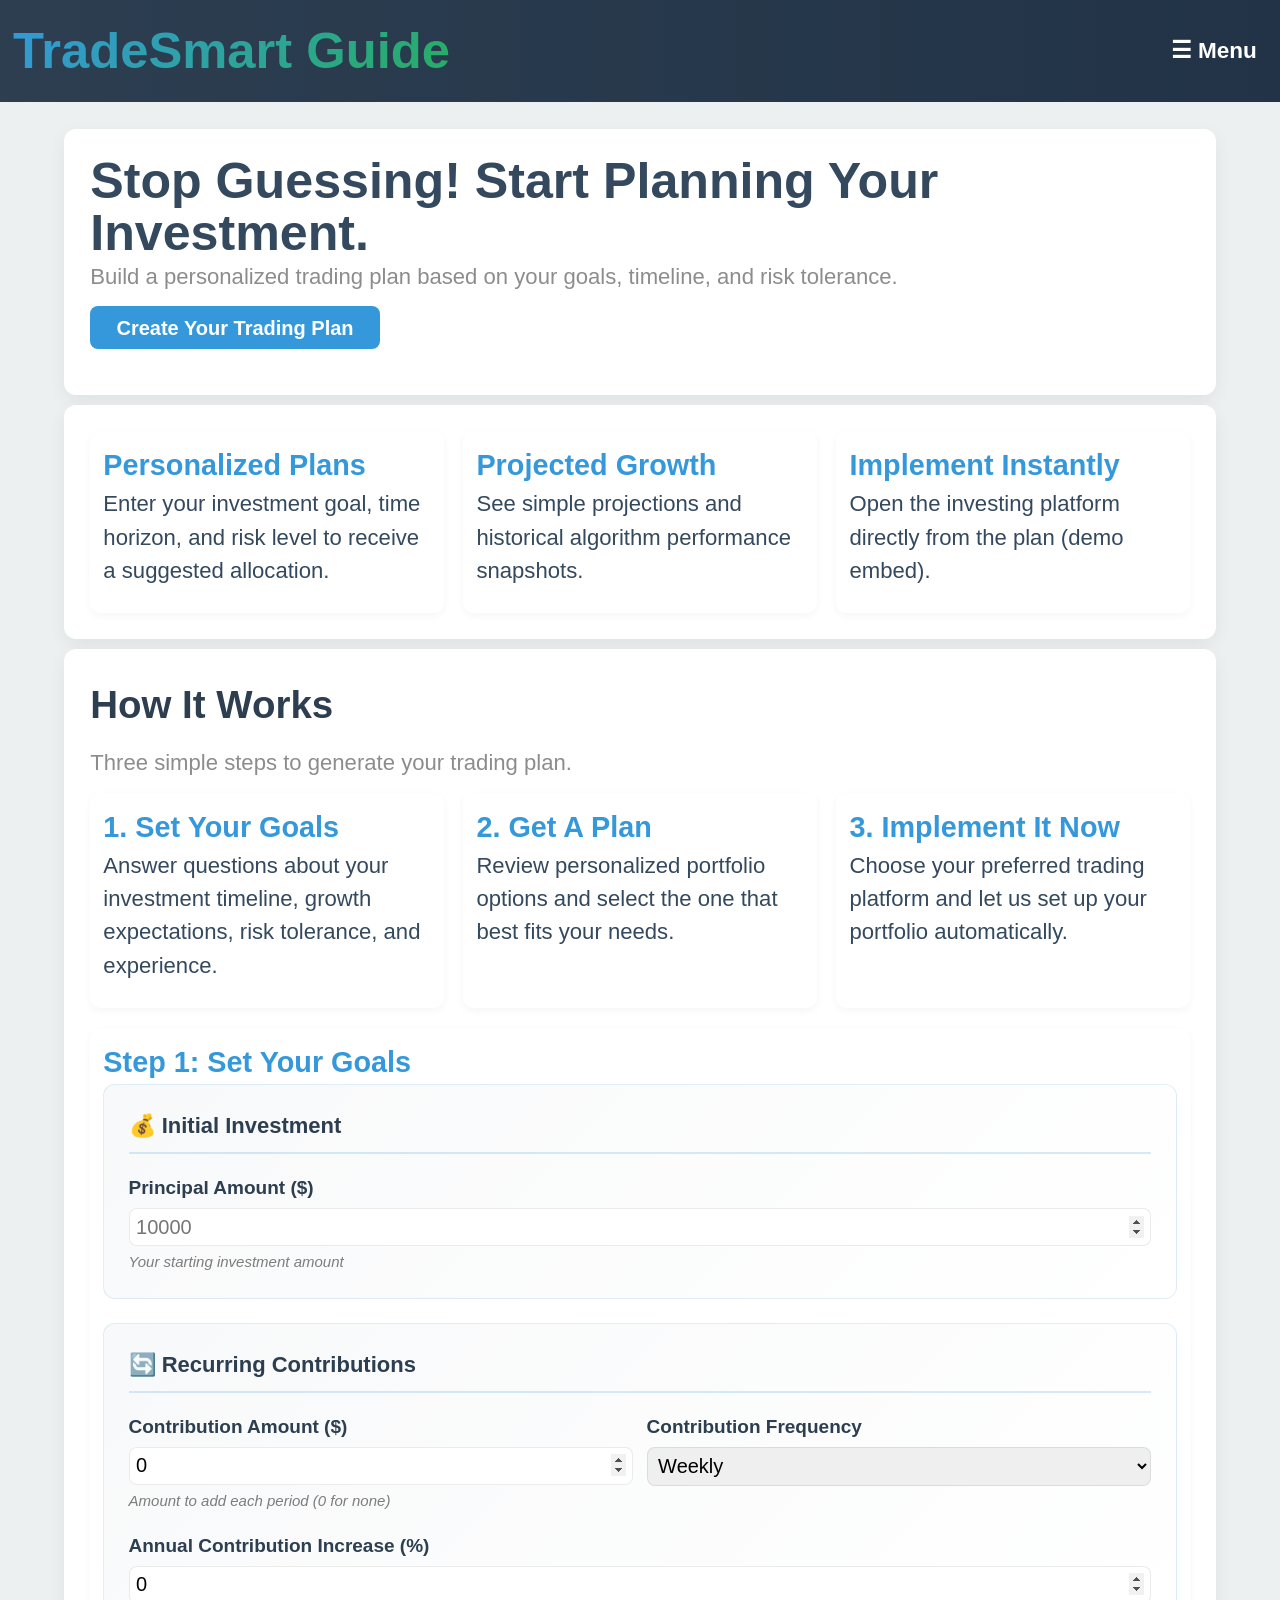
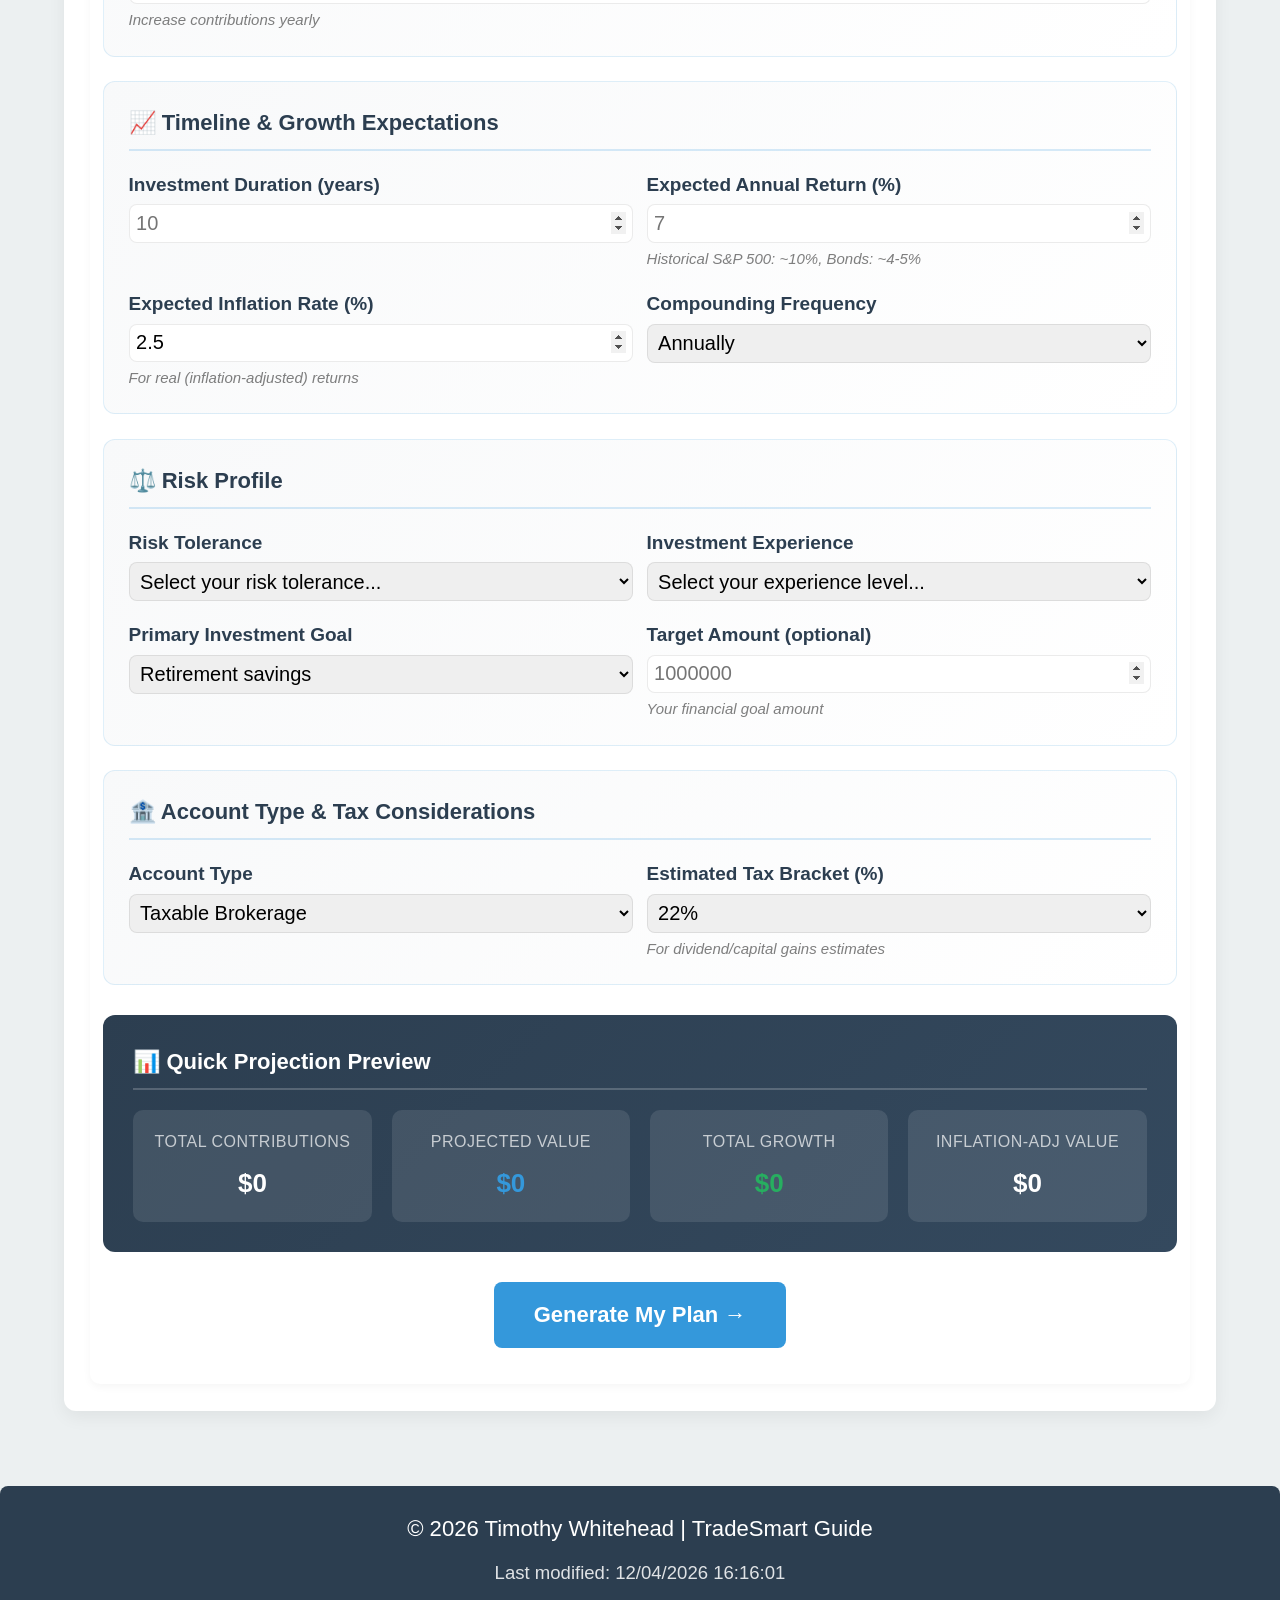
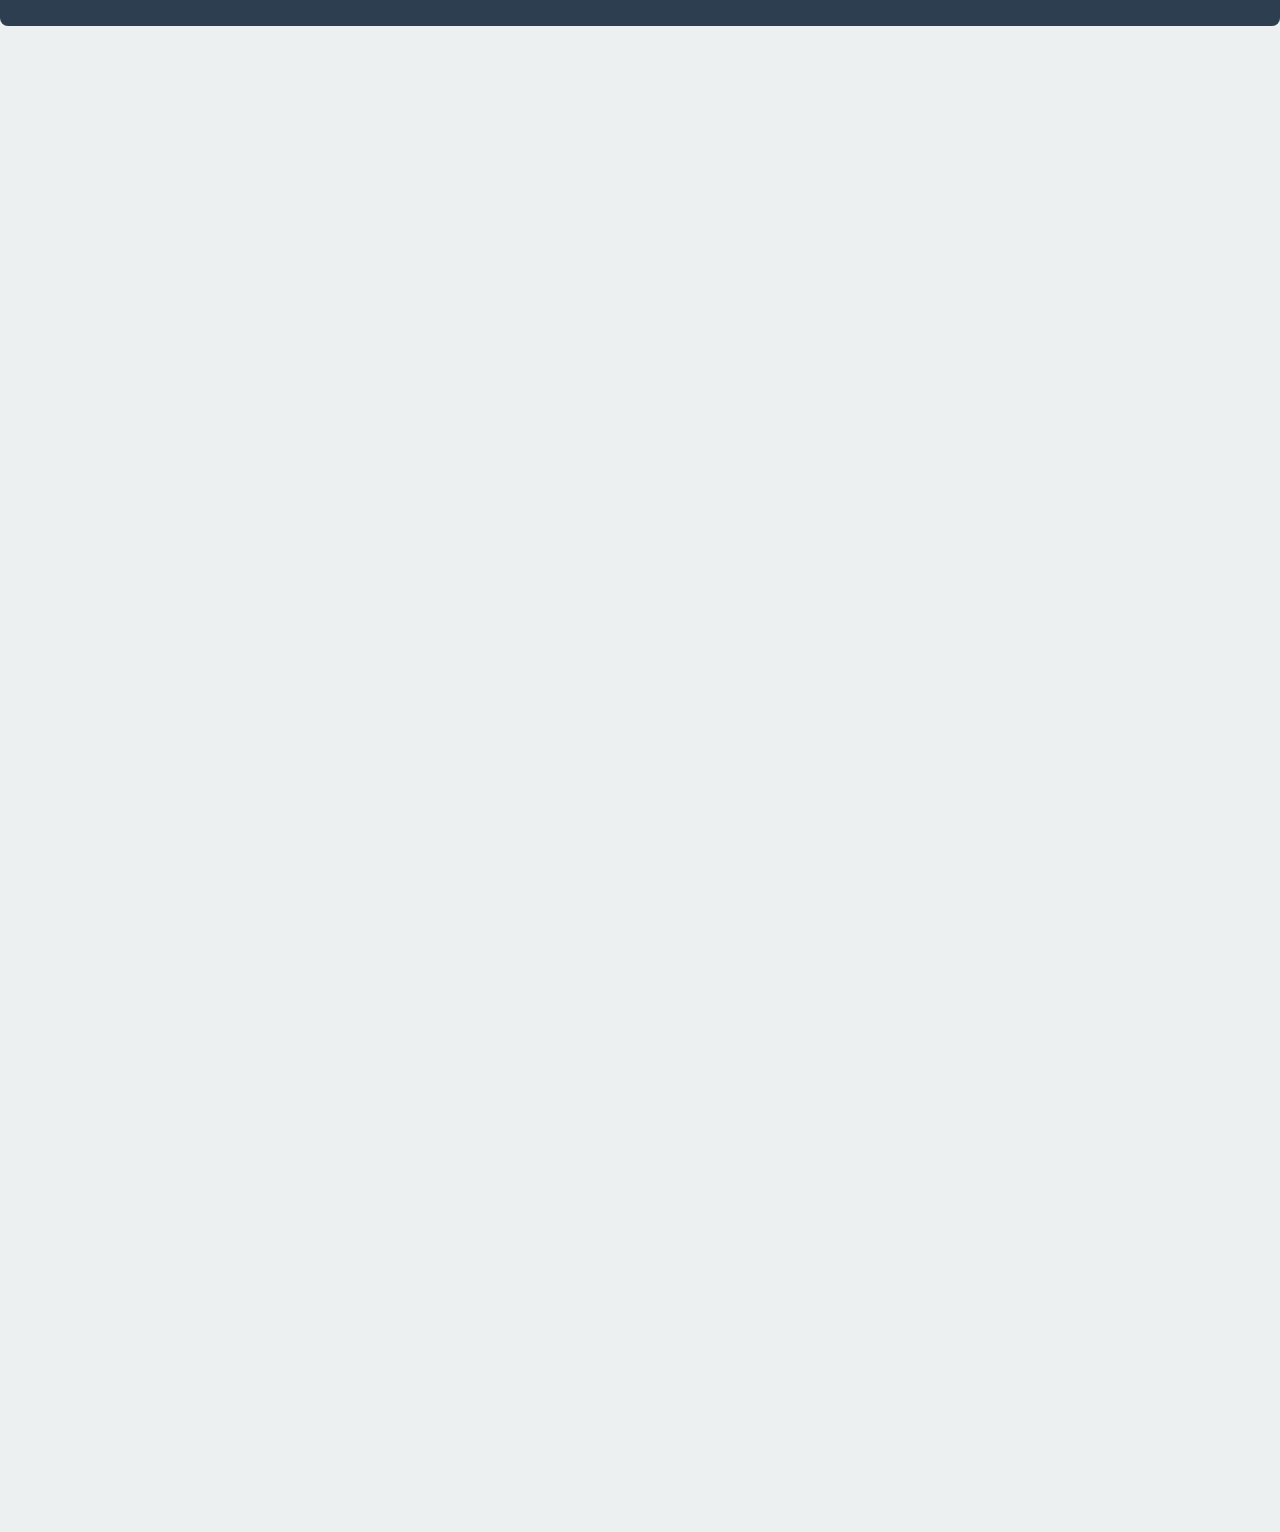
<file: project/siteplan.html>
<!doctype html>
<html lang="en">
<head>
  <meta charset="utf-8">
  <meta http-equiv="refresh" content="0;url=./index.html#siteplan">
  <meta name="viewport" content="width=device-width,initial-scale=1">
  <title>Redirecting to Site Plan</title>
  <meta name="robots" content="noindex">
</head>
<body>
  <p>Redirecting to <a href="./index.html#siteplan">Site Plan</a>…</p>
</body>
</html>
</file>
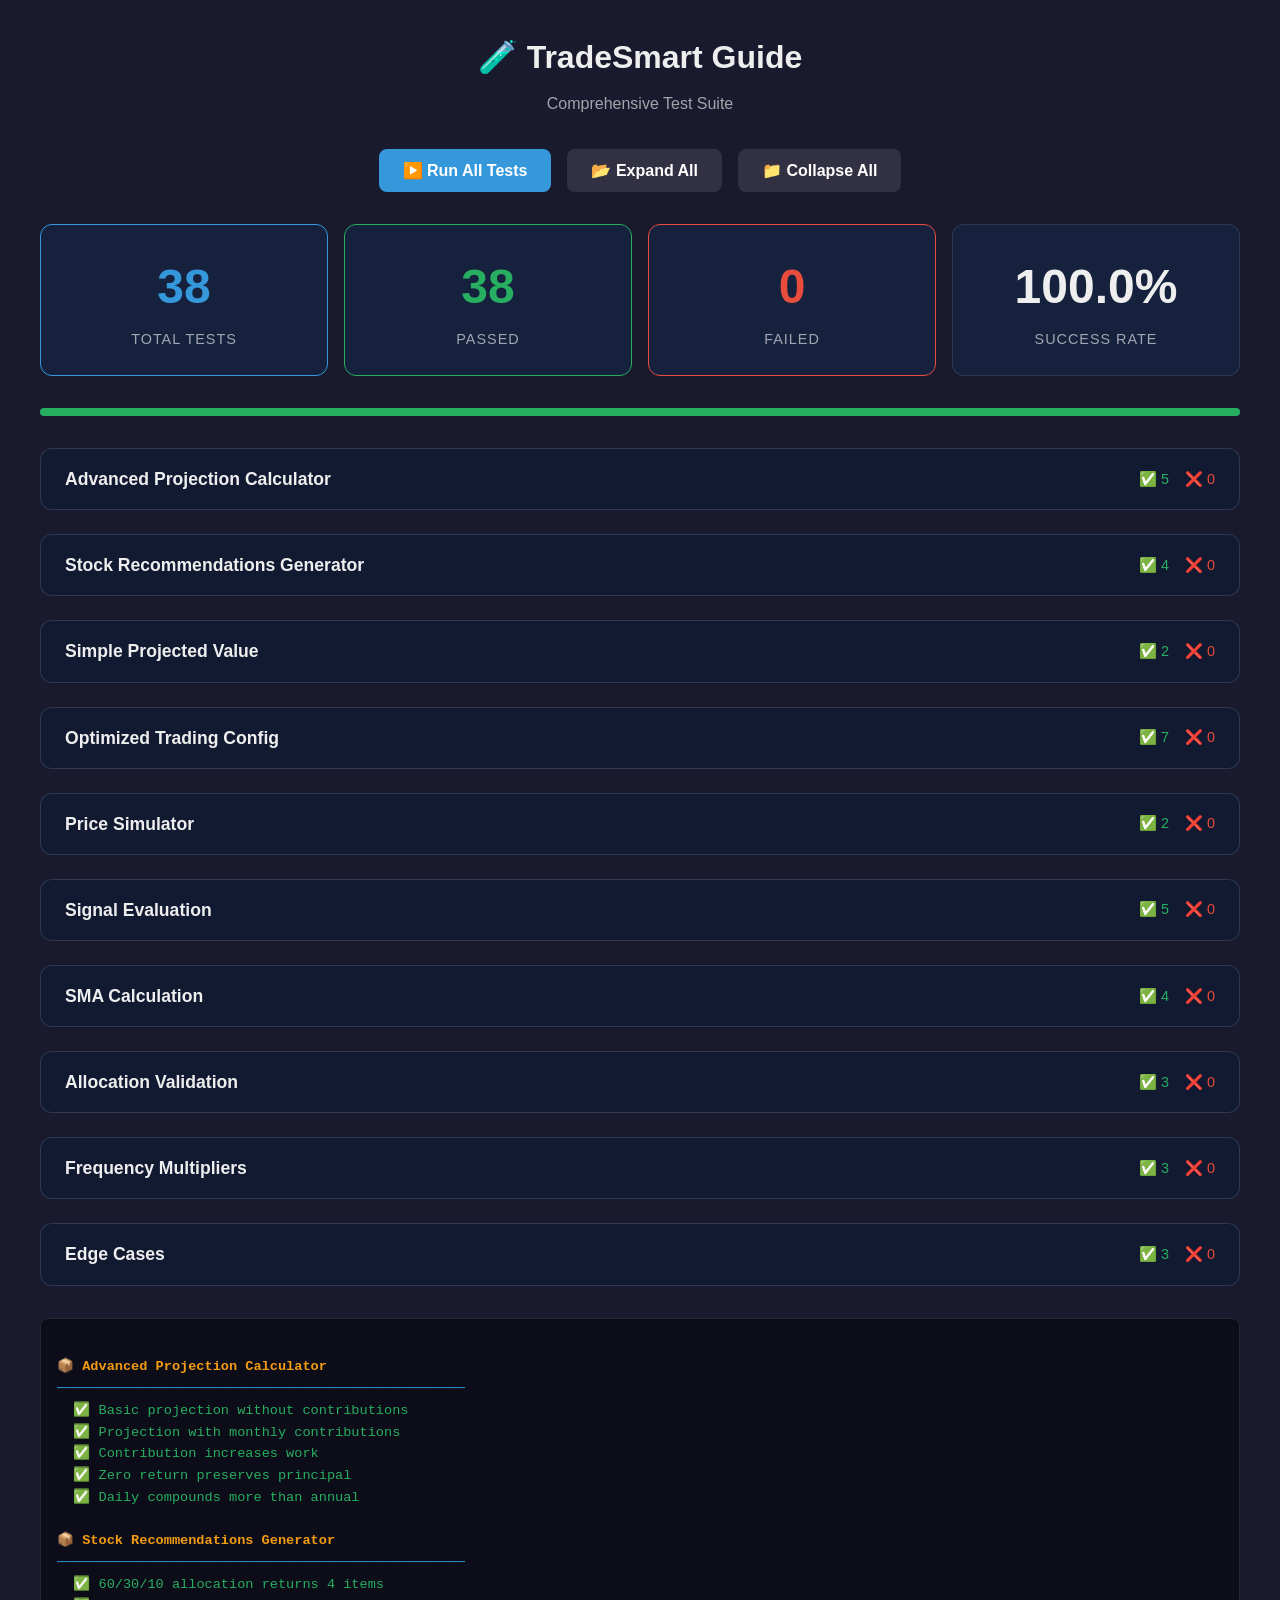
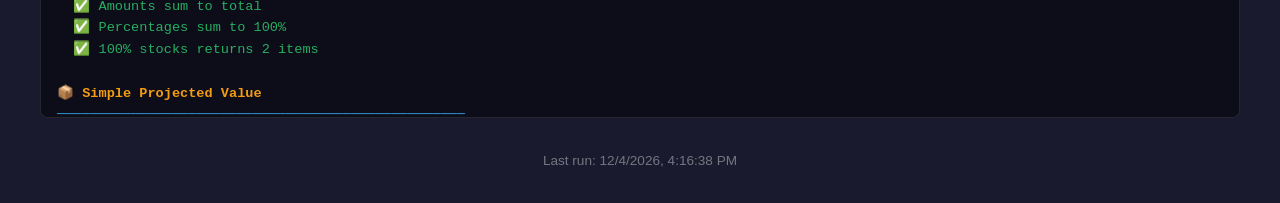
<file: project/test_runner.html>
<!DOCTYPE html>
<html lang="en">
<head>
    <meta charset="UTF-8">
    <meta name="viewport" content="width=device-width, initial-scale=1.0">
    <title>TradeSmart Guide - Test Runner</title>
    <style>
        :root {
            --bg: #1a1a2e;
            --card-bg: #16213e;
            --text: #eee;
            --success: #27ae60;
            --fail: #e74c3c;
            --info: #3498db;
            --border: rgba(255,255,255,0.1);
        }
        
        * {
            box-sizing: border-box;
            margin: 0;
            padding: 0;
        }
        
        body {
            font-family: -apple-system, BlinkMacSystemFont, 'Segoe UI', Roboto, sans-serif;
            background: var(--bg);
            color: var(--text);
            padding: 2rem;
            line-height: 1.6;
        }
        
        .container {
            max-width: 1200px;
            margin: 0 auto;
        }
        
        h1 {
            text-align: center;
            margin-bottom: 0.5rem;
            font-size: 2rem;
        }
        
        .subtitle {
            text-align: center;
            color: rgba(255,255,255,0.6);
            margin-bottom: 2rem;
        }
        
        .summary-cards {
            display: grid;
            grid-template-columns: repeat(auto-fit, minmax(200px, 1fr));
            gap: 1rem;
            margin-bottom: 2rem;
        }
        
        .summary-card {
            background: var(--card-bg);
            border-radius: 12px;
            padding: 1.5rem;
            text-align: center;
            border: 1px solid var(--border);
        }
        
        .summary-card.total {
            border-color: var(--info);
        }
        
        .summary-card.passed {
            border-color: var(--success);
        }
        
        .summary-card.failed {
            border-color: var(--fail);
        }
        
        .summary-card .number {
            font-size: 3rem;
            font-weight: bold;
            display: block;
        }
        
        .summary-card.passed .number {
            color: var(--success);
        }
        
        .summary-card.failed .number {
            color: var(--fail);
        }
        
        .summary-card.total .number {
            color: var(--info);
        }
        
        .summary-card .label {
            color: rgba(255,255,255,0.6);
            font-size: 0.9rem;
            text-transform: uppercase;
            letter-spacing: 1px;
        }
        
        .progress-bar {
            height: 8px;
            background: var(--fail);
            border-radius: 4px;
            margin-bottom: 2rem;
            overflow: hidden;
        }
        
        .progress-bar .fill {
            height: 100%;
            background: var(--success);
            transition: width 0.5s ease;
        }
        
        .test-suites {
            display: flex;
            flex-direction: column;
            gap: 1.5rem;
        }
        
        .test-suite {
            background: var(--card-bg);
            border-radius: 12px;
            overflow: hidden;
            border: 1px solid var(--border);
        }
        
        .suite-header {
            padding: 1rem 1.5rem;
            background: rgba(0,0,0,0.2);
            display: flex;
            justify-content: space-between;
            align-items: center;
            cursor: pointer;
        }
        
        .suite-header:hover {
            background: rgba(0,0,0,0.3);
        }
        
        .suite-name {
            font-weight: 600;
            font-size: 1.1rem;
        }
        
        .suite-stats {
            display: flex;
            gap: 1rem;
            font-size: 0.9rem;
        }
        
        .suite-stats .pass {
            color: var(--success);
        }
        
        .suite-stats .fail {
            color: var(--fail);
        }
        
        .suite-tests {
            padding: 0;
            max-height: 0;
            overflow: hidden;
            transition: max-height 0.3s ease;
        }
        
        .test-suite.expanded .suite-tests {
            max-height: 2000px;
        }
        
        .test-item {
            padding: 0.75rem 1.5rem;
            display: flex;
            align-items: center;
            gap: 0.75rem;
            border-bottom: 1px solid var(--border);
        }
        
        .test-item:last-child {
            border-bottom: none;
        }
        
        .test-icon {
            font-size: 1.2rem;
        }
        
        .test-icon.pass {
            color: var(--success);
        }
        
        .test-icon.fail {
            color: var(--fail);
        }
        
        .test-name {
            flex: 1;
        }
        
        .test-error {
            font-size: 0.85rem;
            color: var(--fail);
            padding: 0.5rem 1.5rem 0.75rem 3rem;
            background: rgba(231, 76, 60, 0.1);
        }
        
        .controls {
            display: flex;
            justify-content: center;
            gap: 1rem;
            margin-bottom: 2rem;
        }
        
        .btn {
            padding: 0.75rem 1.5rem;
            border: none;
            border-radius: 8px;
            font-size: 1rem;
            cursor: pointer;
            font-weight: 600;
            transition: all 0.2s;
        }
        
        .btn-primary {
            background: var(--info);
            color: white;
        }
        
        .btn-primary:hover {
            background: #2980b9;
        }
        
        .btn-secondary {
            background: rgba(255,255,255,0.1);
            color: white;
        }
        
        .btn-secondary:hover {
            background: rgba(255,255,255,0.2);
        }
        
        .console-output {
            background: #0d0d1a;
            border-radius: 8px;
            padding: 1rem;
            font-family: 'Consolas', 'Monaco', monospace;
            font-size: 0.85rem;
            max-height: 400px;
            overflow-y: auto;
            margin-top: 2rem;
            white-space: pre-wrap;
            border: 1px solid var(--border);
        }
        
        .console-output .log-pass {
            color: var(--success);
        }
        
        .console-output .log-fail {
            color: var(--fail);
        }
        
        .console-output .log-info {
            color: var(--info);
        }
        
        .console-output .log-header {
            color: #f39c12;
            font-weight: bold;
        }
        
        .timestamp {
            text-align: center;
            color: rgba(255,255,255,0.4);
            font-size: 0.85rem;
            margin-top: 2rem;
        }
        
        @media (max-width: 768px) {
            body {
                padding: 1rem;
            }
            
            .summary-cards {
                grid-template-columns: 1fr 1fr;
            }
            
            .suite-header {
                flex-direction: column;
                gap: 0.5rem;
                align-items: flex-start;
            }
        }
    </style>
</head>
<body>
    <div class="container">
        <h1>🧪 TradeSmart Guide</h1>
        <p class="subtitle">Comprehensive Test Suite</p>
        
        <div class="controls">
            <button class="btn btn-primary" onclick="runTests()">▶️ Run All Tests</button>
            <button class="btn btn-secondary" onclick="expandAll()">📂 Expand All</button>
            <button class="btn btn-secondary" onclick="collapseAll()">📁 Collapse All</button>
        </div>
        
        <div class="summary-cards">
            <div class="summary-card total">
                <span class="number" id="totalCount">-</span>
                <span class="label">Total Tests</span>
            </div>
            <div class="summary-card passed">
                <span class="number" id="passedCount">-</span>
                <span class="label">Passed</span>
            </div>
            <div class="summary-card failed">
                <span class="number" id="failedCount">-</span>
                <span class="label">Failed</span>
            </div>
            <div class="summary-card">
                <span class="number" id="successRate">-</span>
                <span class="label">Success Rate</span>
            </div>
        </div>
        
        <div class="progress-bar">
            <div class="fill" id="progressFill" style="width: 0%"></div>
        </div>
        
        <div class="test-suites" id="testSuites">
            <div class="loading">Running tests...</div>
        </div>
        
        <div class="console-output" id="consoleOutput"></div>
        
        <p class="timestamp" id="timestamp"></p>
    </div>

    <script>
        // ============================================
        // TEST FRAMEWORK
        // ============================================
        
        const TestRunner = {
            tests: [],
            passed: 0,
            failed: 0,
            results: [],
            suites: {},
            consoleLog: [],

            reset() {
                this.tests = [];
                this.passed = 0;
                this.failed = 0;
                this.results = [];
                this.suites = {};
                this.consoleLog = [];
            },

            log(message, type = 'info') {
                this.consoleLog.push({ message, type });
            },

            describe(suiteName, fn) {
                this.log(`\n📦 ${suiteName}`, 'header');
                this.log('─'.repeat(50), 'info');
                this.currentSuite = suiteName;
                this.suites[suiteName] = { tests: [], passed: 0, failed: 0 };
                fn();
            },

            test(name, fn) {
                try {
                    fn();
                    this.passed++;
                    this.suites[this.currentSuite].passed++;
                    this.suites[this.currentSuite].tests.push({ name, status: 'PASS' });
                    this.results.push({ suite: this.currentSuite, name, status: 'PASS' });
                    this.log(`  ✅ ${name}`, 'pass');
                } catch (error) {
                    this.failed++;
                    this.suites[this.currentSuite].failed++;
                    this.suites[this.currentSuite].tests.push({ name, status: 'FAIL', error: error.message });
                    this.results.push({ suite: this.currentSuite, name, status: 'FAIL', error: error.message });
                    this.log(`  ❌ ${name}`, 'fail');
                    this.log(`     Error: ${error.message}`, 'fail');
                }
            },

            assertEqual(actual, expected, message = '') {
                if (actual !== expected) {
                    throw new Error(`${message} Expected ${expected}, got ${actual}`);
                }
            },

            assertAlmostEqual(actual, expected, tolerance = 0.01, message = '') {
                if (Math.abs(actual - expected) > tolerance) {
                    throw new Error(`${message} Expected ~${expected}, got ${actual} (tolerance: ${tolerance})`);
                }
            },

            assertTrue(condition, message = '') {
                if (!condition) {
                    throw new Error(message || 'Expected true, got false');
                }
            },

            assertFalse(condition, message = '') {
                if (condition) {
                    throw new Error(message || 'Expected false, got true');
                }
            },

            assertInRange(value, min, max, message = '') {
                if (value < min || value > max) {
                    throw new Error(`${message} Value ${value} not in range [${min}, ${max}]`);
                }
            }
        };

        // ============================================
        // FUNCTIONS TO TEST
        // ============================================
        
        const compoundingPeriods = { daily: 365, monthly: 12, quarterly: 4, annually: 1 };
        const frequencyMultipliers = { weekly: 52, biweekly: 26, monthly: 12, quarterly: 4, annually: 1 };

        function calculateAdvancedProjection(principal, recurringAmount, frequency, years, annualRate, inflationRate, contributionIncrease, compoundFreq) {
            const periodsPerYear = compoundingPeriods[compoundFreq] || 12;
            const contributionsPerYear = frequencyMultipliers[frequency] || 12;
            const ratePerPeriod = (annualRate / 100) / periodsPerYear;
            const inflationRateDecimal = inflationRate / 100;
            const contributionIncreaseDecimal = contributionIncrease / 100;

            let totalValue = principal;
            let totalContributions = principal;
            let currentContribution = recurringAmount;

            for (let year = 0; year < years; year++) {
                if (year > 0) currentContribution *= (1 + contributionIncreaseDecimal);
                for (let month = 0; month < 12; month++) {
                    const contributionsThisMonth = (contributionsPerYear / 12) * currentContribution;
                    totalContributions += contributionsThisMonth;
                    totalValue += contributionsThisMonth;
                    const monthlyRate = Math.pow(1 + ratePerPeriod, periodsPerYear / 12) - 1;
                    totalValue *= (1 + monthlyRate);
                }
            }

            const inflationFactor = Math.pow(1 + inflationRateDecimal, years);
            return {
                nominalValue: Math.round(totalValue),
                realValue: Math.round(totalValue / inflationFactor),
                totalContributions: Math.round(totalContributions),
                totalGrowth: Math.round(totalValue - totalContributions)
            };
        }

        function generateStockRecommendations(amount, stocksPct, bondsPct, altsPct) {
            const recommendations = [];
            const stockAmount = amount * (stocksPct / 100);
            const bondAmount = amount * (bondsPct / 100);
            const altAmount = amount * (altsPct / 100);
            
            if (stockAmount > 0) {
                recommendations.push({ ticker: 'VTI', name: 'Vanguard Total Stock Market ETF', amount: stockAmount * 0.6, percentage: stocksPct * 0.6 });
                recommendations.push({ ticker: 'VXUS', name: 'Vanguard Total International Stock ETF', amount: stockAmount * 0.4, percentage: stocksPct * 0.4 });
            }
            if (bondAmount > 0) recommendations.push({ ticker: 'BND', name: 'Vanguard Total Bond Market ETF', amount: bondAmount, percentage: bondsPct });
            if (altAmount > 0) recommendations.push({ ticker: 'VNQ', name: 'Vanguard Real Estate ETF', amount: altAmount, percentage: altsPct });
            
            return recommendations;
        }

        function calculateProjectedValue(principal, years, annualRate) {
            return Math.round(principal * Math.pow(1 + (annualRate / 100), years));
        }

        const DEFAULT_OPTIMIZED_CONFIG = {
            tradingBuffer: 0.03, smaWindow: 20, maxCashPerStock: 0.25, minSharesToBuy: 5,
            trendSmaWindow: 50, requireTrendAlignment: true, takeProfitPct: 0.08, stopLossPct: 0.04,
            useTrailingStop: true, trailingStopTrigger: 0.05, trailingStopDistance: 0.02,
            checkInterval: 300, sessionDurationMinutes: 120, sessionsPerWeek: 2.5, verbose: true
        };

        function simulatePrice(stock, priceHistory, config) {
            const basePrices = { 'QQQ': 520, 'SPY': 590, 'VOO': 540, 'TSLA': 250, 'AAPL': 195 };
            let basePrice = basePrices[stock] || 100 + Math.random() * 200;
            let lastPrice = priceHistory.length > 0 ? priceHistory[priceHistory.length - 1].price : basePrice;
            const change = (Math.random() - 0.48) * 0.004 * lastPrice;
            const newPrice = Math.max(lastPrice + change, 1);
            priceHistory.push({ price: newPrice, time: new Date() });
            if (priceHistory.length > 100) priceHistory.shift();
            
            const prices = priceHistory.map(p => p.price);
            const smaWindow = Math.min(config.smaWindow, prices.length);
            const sma = prices.slice(-smaWindow).reduce((a, b) => a + b, 0) / smaWindow;
            const trendWindow = Math.min(config.trendSmaWindow, prices.length);
            const trendSma = prices.slice(-trendWindow).reduce((a, b) => a + b, 0) / trendWindow;
            
            return { price: newPrice, sma, trendSma, ratio: newPrice / sma };
        }

        function evaluateSignal(priceData, holding, config) {
            const { price, sma, trendSma, ratio } = priceData;
            const inUptrend = price > trendSma;
            let action = 'HOLD', reason = '';
            
            if (holding.shares > 0) {
                const currentProfitPct = (price / holding.avgPrice - 1);
                const drawdownFromHigh = holding.highSinceBuy > 0 ? (price / holding.highSinceBuy - 1) : 0;
                
                if (currentProfitPct >= config.takeProfitPct) { action = 'SELL'; reason = `TAKE_PROFIT: ${(currentProfitPct * 100).toFixed(1)}% gain`; }
                else if (currentProfitPct <= -config.stopLossPct) { action = 'SELL'; reason = `STOP_LOSS: ${(currentProfitPct * 100).toFixed(1)}% loss`; }
                else if (config.useTrailingStop && currentProfitPct > config.trailingStopTrigger && drawdownFromHigh < -config.trailingStopDistance) {
                    action = 'SELL'; reason = `TRAILING_STOP: gave back ${(-drawdownFromHigh * 100).toFixed(1)}%`;
                }
                else if (ratio > (1 + config.tradingBuffer) && !inUptrend) { action = 'SELL'; reason = 'SMA_SIGNAL + DOWNTREND'; }
            }
            
            if (holding.shares === 0 && ratio < (1 - config.tradingBuffer)) {
                if (config.requireTrendAlignment && !inUptrend) { action = 'BLOCKED'; reason = 'BUY blocked - price below trend SMA'; }
                else { action = 'BUY'; reason = `Buffer triggered at ${((ratio - 1) * 100).toFixed(2)}%`; }
            }
            
            return { action, reason, inUptrend, profitPct: holding.shares > 0 ? (price / holding.avgPrice - 1) : 0 };
        }

        function calculateSMA(prices, window) {
            if (prices.length === 0) return 0;
            const slice = prices.slice(-Math.min(window, prices.length));
            return slice.reduce((a, b) => a + b, 0) / slice.length;
        }

        function validateAllocation(stocks, bonds, alternatives) {
            const total = stocks + bonds + alternatives;
            return { isValid: Math.abs(total - 100) < 0.01, total, stocks, bonds, alternatives };
        }

        // ============================================
        // TEST DEFINITIONS
        // ============================================
        
        function defineTests() {
            TestRunner.describe('Advanced Projection Calculator', () => {
                TestRunner.test('Basic projection without contributions', () => {
                    const result = calculateAdvancedProjection(10000, 0, 'monthly', 10, 7, 2.5, 0, 'monthly');
                    TestRunner.assertTrue(result.nominalValue > 10000, 'Should grow');
                    TestRunner.assertTrue(result.realValue < result.nominalValue, 'Real < nominal');
                    TestRunner.assertEqual(result.totalContributions, 10000, 'Contributions = principal');
                });

                TestRunner.test('Projection with monthly contributions', () => {
                    const result = calculateAdvancedProjection(10000, 500, 'monthly', 10, 7, 2.5, 0, 'monthly');
                    TestRunner.assertTrue(result.totalContributions > 69000, 'Should have ~$70k contributions');
                });

                TestRunner.test('Contribution increases work', () => {
                    const with3 = calculateAdvancedProjection(10000, 500, 'monthly', 10, 7, 2.5, 3, 'monthly');
                    const with0 = calculateAdvancedProjection(10000, 500, 'monthly', 10, 7, 2.5, 0, 'monthly');
                    TestRunner.assertTrue(with3.totalContributions > with0.totalContributions, 'Increases should add more');
                });

                TestRunner.test('Zero return preserves principal', () => {
                    const result = calculateAdvancedProjection(10000, 0, 'monthly', 5, 0, 0, 0, 'monthly');
                    TestRunner.assertAlmostEqual(result.nominalValue, 10000, 100, 'Should equal principal');
                });

                TestRunner.test('Daily compounds more than annual', () => {
                    const daily = calculateAdvancedProjection(10000, 0, 'monthly', 10, 10, 0, 0, 'daily');
                    const annual = calculateAdvancedProjection(10000, 0, 'monthly', 10, 10, 0, 0, 'annually');
                    TestRunner.assertTrue(daily.nominalValue >= annual.nominalValue, 'Daily >= annual');
                });
            });

            TestRunner.describe('Stock Recommendations Generator', () => {
                TestRunner.test('60/30/10 allocation returns 4 items', () => {
                    const rec = generateStockRecommendations(10000, 60, 30, 10);
                    TestRunner.assertEqual(rec.length, 4, 'Should have 4 recommendations');
                });

                TestRunner.test('Amounts sum to total', () => {
                    const rec = generateStockRecommendations(10000, 60, 30, 10);
                    const total = rec.reduce((s, r) => s + r.amount, 0);
                    TestRunner.assertAlmostEqual(total, 10000, 1, 'Should sum to $10k');
                });

                TestRunner.test('Percentages sum to 100%', () => {
                    const rec = generateStockRecommendations(10000, 60, 30, 10);
                    const total = rec.reduce((s, r) => s + r.percentage, 0);
                    TestRunner.assertAlmostEqual(total, 100, 0.1, 'Should sum to 100%');
                });

                TestRunner.test('100% stocks returns 2 items', () => {
                    const rec = generateStockRecommendations(10000, 100, 0, 0);
                    TestRunner.assertEqual(rec.length, 2, 'Only stock ETFs');
                });
            });

            TestRunner.describe('Simple Projected Value', () => {
                TestRunner.test('10 years at 7%', () => {
                    const result = calculateProjectedValue(10000, 10, 7);
                    TestRunner.assertAlmostEqual(result, 19672, 100, 'Should ~double');
                });

                TestRunner.test('Zero years returns principal', () => {
                    TestRunner.assertEqual(calculateProjectedValue(10000, 0, 10), 10000, 'Should return principal');
                });
            });

            TestRunner.describe('Optimized Trading Config', () => {
                TestRunner.test('Buffer is 3%', () => TestRunner.assertEqual(DEFAULT_OPTIMIZED_CONFIG.tradingBuffer, 0.03, 'Buffer = 3%'));
                TestRunner.test('SMA window is 20', () => TestRunner.assertEqual(DEFAULT_OPTIMIZED_CONFIG.smaWindow, 20, 'SMA = 20'));
                TestRunner.test('Position size is 25%', () => TestRunner.assertEqual(DEFAULT_OPTIMIZED_CONFIG.maxCashPerStock, 0.25, 'Position = 25%'));
                TestRunner.test('Take profit is 8%', () => TestRunner.assertEqual(DEFAULT_OPTIMIZED_CONFIG.takeProfitPct, 0.08, 'TP = 8%'));
                TestRunner.test('Stop loss is 4%', () => TestRunner.assertEqual(DEFAULT_OPTIMIZED_CONFIG.stopLossPct, 0.04, 'SL = 4%'));
                TestRunner.test('Trend filter enabled', () => TestRunner.assertTrue(DEFAULT_OPTIMIZED_CONFIG.requireTrendAlignment, 'Trend filter ON'));
                TestRunner.test('Session is 120 min', () => TestRunner.assertEqual(DEFAULT_OPTIMIZED_CONFIG.sessionDurationMinutes, 120, 'Session = 2hr'));
            });

            TestRunner.describe('Price Simulator', () => {
                TestRunner.test('Generates valid data', () => {
                    const history = [];
                    const result = simulatePrice('SPY', history, { smaWindow: 20, trendSmaWindow: 50 });
                    TestRunner.assertTrue(result.price > 0, 'Price > 0');
                    TestRunner.assertTrue(result.sma > 0, 'SMA > 0');
                });

                TestRunner.test('Caps history at 100', () => {
                    const history = [];
                    for (let i = 0; i < 150; i++) simulatePrice('SPY', history, { smaWindow: 20, trendSmaWindow: 50 });
                    TestRunner.assertEqual(history.length, 100, 'Capped at 100');
                });
            });

            TestRunner.describe('Signal Evaluation', () => {
                TestRunner.test('Take profit at 8%', () => {
                    const result = evaluateSignal({ price: 108, sma: 100, trendSma: 95, ratio: 1.08 }, { shares: 10, avgPrice: 100, highSinceBuy: 108 }, DEFAULT_OPTIMIZED_CONFIG);
                    TestRunner.assertEqual(result.action, 'SELL');
                    TestRunner.assertTrue(result.reason.includes('TAKE_PROFIT'));
                });

                TestRunner.test('Stop loss at 4%', () => {
                    const result = evaluateSignal({ price: 96, sma: 100, trendSma: 105, ratio: 0.96 }, { shares: 10, avgPrice: 100, highSinceBuy: 100 }, DEFAULT_OPTIMIZED_CONFIG);
                    TestRunner.assertEqual(result.action, 'SELL');
                    TestRunner.assertTrue(result.reason.includes('STOP_LOSS'));
                });

                TestRunner.test('Buy in uptrend', () => {
                    const result = evaluateSignal({ price: 96, sma: 100, trendSma: 95, ratio: 0.96 }, { shares: 0, avgPrice: 0, highSinceBuy: 0 }, DEFAULT_OPTIMIZED_CONFIG);
                    TestRunner.assertEqual(result.action, 'BUY');
                });

                TestRunner.test('Buy blocked in downtrend', () => {
                    const result = evaluateSignal({ price: 96, sma: 100, trendSma: 100, ratio: 0.96 }, { shares: 0, avgPrice: 0, highSinceBuy: 0 }, DEFAULT_OPTIMIZED_CONFIG);
                    TestRunner.assertEqual(result.action, 'BLOCKED');
                });

                TestRunner.test('Hold when neutral', () => {
                    const result = evaluateSignal({ price: 100, sma: 100, trendSma: 98, ratio: 1.0 }, { shares: 10, avgPrice: 99, highSinceBuy: 100 }, DEFAULT_OPTIMIZED_CONFIG);
                    TestRunner.assertEqual(result.action, 'HOLD');
                });
            });

            TestRunner.describe('SMA Calculation', () => {
                TestRunner.test('Simple average', () => TestRunner.assertEqual(calculateSMA([100, 102, 104, 106, 108], 5), 104));
                TestRunner.test('Partial window', () => TestRunner.assertEqual(calculateSMA([100, 105], 20), 102.5));
                TestRunner.test('Empty array', () => TestRunner.assertEqual(calculateSMA([], 20), 0));
                TestRunner.test('Window of 1', () => TestRunner.assertEqual(calculateSMA([100, 105, 110, 115, 120], 1), 120));
            });

            TestRunner.describe('Allocation Validation', () => {
                TestRunner.test('Valid 60/30/10', () => TestRunner.assertTrue(validateAllocation(60, 30, 10).isValid));
                TestRunner.test('Invalid over 100%', () => TestRunner.assertFalse(validateAllocation(60, 30, 20).isValid));
                TestRunner.test('Invalid under 100%', () => TestRunner.assertFalse(validateAllocation(50, 30, 10).isValid));
            });

            TestRunner.describe('Frequency Multipliers', () => {
                TestRunner.test('Weekly = 52', () => TestRunner.assertEqual(frequencyMultipliers.weekly, 52));
                TestRunner.test('Monthly = 12', () => TestRunner.assertEqual(frequencyMultipliers.monthly, 12));
                TestRunner.test('Quarterly = 4', () => TestRunner.assertEqual(frequencyMultipliers.quarterly, 4));
            });

            TestRunner.describe('Edge Cases', () => {
                TestRunner.test('50 year projection', () => {
                    const result = calculateAdvancedProjection(10000, 100, 'monthly', 50, 7, 2.5, 0, 'monthly');
                    TestRunner.assertTrue(result.nominalValue > 500000);
                });

                TestRunner.test('High inflation negative real returns', () => {
                    const result = calculateAdvancedProjection(10000, 0, 'monthly', 10, 2, 10, 0, 'monthly');
                    TestRunner.assertTrue(result.realValue < 10000);
                });

                TestRunner.test('Small $100 investment', () => {
                    const rec = generateStockRecommendations(100, 60, 30, 10);
                    TestRunner.assertEqual(rec.length, 4);
                });
            });
        }

        // ============================================
        // UI FUNCTIONS
        // ============================================
        
        function runTests() {
            TestRunner.reset();
            defineTests();
            updateUI();
        }

        function updateUI() {
            // Update summary cards
            document.getElementById('totalCount').textContent = TestRunner.passed + TestRunner.failed;
            document.getElementById('passedCount').textContent = TestRunner.passed;
            document.getElementById('failedCount').textContent = TestRunner.failed;
            
            const rate = TestRunner.passed + TestRunner.failed > 0 
                ? ((TestRunner.passed / (TestRunner.passed + TestRunner.failed)) * 100).toFixed(1) + '%'
                : '-';
            document.getElementById('successRate').textContent = rate;
            
            // Update progress bar
            const fillPct = TestRunner.passed + TestRunner.failed > 0 
                ? (TestRunner.passed / (TestRunner.passed + TestRunner.failed)) * 100 
                : 0;
            document.getElementById('progressFill').style.width = fillPct + '%';
            
            // Update test suites
            const suitesContainer = document.getElementById('testSuites');
            suitesContainer.innerHTML = '';
            
            for (const [suiteName, suite] of Object.entries(TestRunner.suites)) {
                const suiteDiv = document.createElement('div');
                suiteDiv.className = 'test-suite';
                
                suiteDiv.innerHTML = `
                    <div class="suite-header" onclick="this.parentElement.classList.toggle('expanded')">
                        <span class="suite-name">${suiteName}</span>
                        <span class="suite-stats">
                            <span class="pass">✅ ${suite.passed}</span>
                            <span class="fail">❌ ${suite.failed}</span>
                        </span>
                    </div>
                    <div class="suite-tests">
                        ${suite.tests.map(test => `
                            <div class="test-item">
                                <span class="test-icon ${test.status === 'PASS' ? 'pass' : 'fail'}">
                                    ${test.status === 'PASS' ? '✅' : '❌'}
                                </span>
                                <span class="test-name">${test.name}</span>
                            </div>
                            ${test.error ? `<div class="test-error">${test.error}</div>` : ''}
                        `).join('')}
                    </div>
                `;
                
                suitesContainer.appendChild(suiteDiv);
            }
            
            // Update console output
            const consoleDiv = document.getElementById('consoleOutput');
            consoleDiv.innerHTML = TestRunner.consoleLog.map(log => 
                `<span class="log-${log.type}">${log.message}</span>`
            ).join('\n');
            
            // Update timestamp
            document.getElementById('timestamp').textContent = 'Last run: ' + new Date().toLocaleString();
        }

        function expandAll() {
            document.querySelectorAll('.test-suite').forEach(s => s.classList.add('expanded'));
        }

        function collapseAll() {
            document.querySelectorAll('.test-suite').forEach(s => s.classList.remove('expanded'));
        }

        // Run tests on load
        window.onload = runTests;
    </script>
</body>
</html>
</file>
<file: project/styles/siteplan.css>
@import url('https://fonts.googleapis.com/css2?family=Montserrat:wght@400;600;700&family=Open+Sans:wght@400;600&display=swap');

:root{
  /* Colors */
  --primary: #2C3E50;
  --secondary: #3498DB;
  --accent: #27AE60;
  --bg: #ECF0F1;
  --text: #34495E;
  --white: #ffffff;

  /* Fluid scale helpers */
  --fluid-min: 14px;
  --fluid-max: 20px;
  --fluid-vw: 1.2vw;

  /* spacing scale */
  --space-xs: clamp(0.25rem, 0.2rem + 0.2vw, 0.5rem);
  --space-sm: clamp(0.5rem, 0.4rem + 0.4vw, 0.75rem);
  --space-md: clamp(1rem, 0.8rem + 0.8vw, 1.5rem);
  --space-lg: clamp(1.5rem, 1.2rem + 1.2vw, 2.5rem);
}

/* Base and typography */
html{font-size:clamp(var(--fluid-min), calc(0.9rem + var(--fluid-vw)), var(--fluid-max));}
*{box-sizing:border-box;margin:0;padding:0}
body{
  font-family:'Open Sans', Arial, sans-serif;
  background:var(--bg);
  color:var(--text);
  line-height:1.5;
  -webkit-font-smoothing:antialiased;
  -moz-osx-font-smoothing:grayscale;
}

img,svg,video{max-width:100%;height:auto;display:block}

/* Container */
.container{
  width:90%;
  max-width:1200px;
  margin-inline:auto;
  padding-block:var(--space-md);
}

/* Header */
header{
  background:linear-gradient(90deg,var(--primary),#223347);
  color:var(--white);
  padding:calc(var(--space-sm));
  display:flex;
  align-items:center;
  justify-content:space-between;
  gap:var(--space-sm);
  position:relative;
}

.site-title{font-family:'Montserrat',sans-serif;font-weight:700;color:var(--white);font-size:clamp(1.25rem, 1rem + 1.2vw, 3rem)}

/* Navigation toggle */
.nav-toggle{display:flex;align-items:center}
.nav-toggle summary{
  list-style:none;
  color:var(--white);
  font-size:clamp(1.1rem, 1rem + .2vw, 1.4rem);
  padding:.25rem .5rem;
  cursor:pointer;
  font-weight:700;
  border-radius:6px;
  transition:background .1s ease;
}
.nav-toggle summary:hover{background:rgba(255,255,255,0.1)}
.nav-toggle summary::-webkit-details-marker{display:none}

.nav-toggle[open] summary{background:rgba(255,255,255,0.15)}
.nav-toggle[open] nav{display:grid}

nav{
  display:none;
  position:absolute;
  top:calc(100% + .1rem);
  right:.5rem;
  background:linear-gradient(180deg,rgba(44,62,80,0.95),rgba(34,51,71,0.95));
  border-radius:8px;
  padding:.3rem;
  grid-auto-rows:auto;
  gap:0;
  backdrop-filter:blur(8px);
  box-shadow:0 8px 24px rgba(0,0,0,0.2);
  min-width:180px;
  z-index:999;
  animation:slideDown .15s ease-out;
}

@keyframes slideDown{
  from{opacity:0;transform:translateY(-6px)}
  to{opacity:1;transform:translateY(0)}
}

nav a{
  color:var(--white);
  text-decoration:none;
  padding:.4rem .75rem;
  border-radius:6px;
  background:transparent;
  font-weight:600;
  font-size:clamp(.9rem, .85rem + .2vw, 1rem);
  transition:background .1s ease, transform .08s ease;
  display:block;
  white-space:nowrap;
}

nav a:hover{background:rgba(52,152,219,0.3);transform:translateX(4px)}

/* Button style */
.btn{
  display:inline-grid;
  place-items:center;
  background:var(--secondary);
  color:var(--white);
  padding:calc(var(--space-xs)) calc(var(--space-md));
  border-radius:8px;
  text-decoration:none;
  font-weight:600;
  margin-bottom: 6px;
  border:none;
  cursor:pointer;
  font-family:inherit;
  font-size:1rem;
}
.btn.alt{background:var(--accent)}
.btn:hover{opacity:0.9}

/* Hero/sections/cards */
.hero, section{background:var(--white);border-radius:12px;padding:var(--space-md);box-shadow:0 6px 18px rgba(0,0,0,0.06)}
section{margin-bottom: 10px;}
.grid{display:grid;grid-template-columns:repeat(auto-fit,minmax(220px,1fr));gap:clamp(.5rem, .6rem + .6vw, 2rem)}
.card{display:flex;flex-direction:column;background:var(--white);padding:var(--space-sm);border-radius:10px;box-shadow:0 3px 8px rgba(0,0,0,0.04)}
.card p{flex:1 1 auto}

/* Headings */
h1{font-family:'Montserrat',sans-serif;font-size:clamp(1.4rem, 1.1rem + 2.2vw, 3.6rem);line-height:1.05}
h2{font-family:'Montserrat',sans-serif;font-size:clamp(1.25rem, 0.9rem + 1.6vw, 2.6rem);margin-bottom:var(--space-sm);color:var(--primary)}
h3{font-family:'Montserrat',sans-serif;font-size:clamp(1.05rem, 0.8rem + 1.0vw, 1.6rem);color:var(--secondary)}
h4{font-family:'Montserrat',sans-serif;font-size:clamp(1rem, 0.85rem + 0.6vw, 1.4rem);color:var(--primary)}
h5{font-family:'Montserrat',sans-serif;font-size:clamp(0.95rem, 0.85rem + 0.4vw, 1.2rem);color:var(--primary)}
h6{font-family:'Montserrat',sans-serif;font-size:clamp(0.9rem, 0.85rem + 0.2vw, 1.1rem);color:var(--secondary)}
p{font-size:clamp(.95rem, .85rem + .4vw, 1.15rem);margin-bottom:var(--space-sm)}

/* Logo */
.logo{font-family:'Montserrat',sans-serif;font-weight:700;font-size:clamp(1.5rem, 1rem + 2.4vw, 3.5rem);background:linear-gradient(135deg,var(--secondary),var(--accent));-webkit-background-clip:text;background-clip:text;-webkit-text-fill-color:transparent}

/* Form elements */
.form-row{display:flex;gap:var(--space-sm);flex-wrap:wrap;align-items:flex-start}
input,select,textarea{padding:calc(var(--space-xs));border:1px solid rgba(0,0,0,0.08);border-radius:8px;font-size:1rem;width:100%}

/* Color grid */
.color-grid{display:grid;grid-template-columns:repeat(auto-fit,minmax(180px,1fr));gap:var(--space-md)}
.color-item{padding:var(--space-sm);border-radius:8px;text-align:center;background:linear-gradient(180deg,rgba(255,255,255,0.4),transparent)}
.color-swatch{height:100px;border-radius:8px;border:2px solid rgba(0,0,0,0.06);margin-bottom:var(--space-sm)}

/* Wireframes */
.wireframe-container{display:grid;grid-template-columns:repeat(auto-fit,minmax(240px,1fr));gap:var(--space-md)}
.wire-grid{display:grid;grid-template-columns:repeat(auto-fit,minmax(160px,1fr));gap:var(--space-sm)}
.wire-card-small,.wire-card-med{padding:var(--space-sm);border-radius:8px;border:1px solid rgba(0,0,0,0.06);display:flex;align-items:center;justify-content:center;text-align:center}

/* Footer */
footer{background:var(--primary);color:var(--white);text-align:center;padding:var(--space-md);border-radius:8px;margin-top:var(--space-lg)}

/* Helpers */
.muted{color:rgba(0,0,0,0.45)}
.site-footer-meta{font-size:clamp(.85rem,.8rem + .2vw,1rem);color:rgba(255,255,255,0.85)}

/* ============================================ */
/* ADVANCED FORM SECTIONS */
/* ============================================ */
.form-section {
  background: linear-gradient(135deg, #f8f9fa, #ffffff);
  border: 1px solid rgba(52, 152, 219, 0.15);
  border-radius: 12px;
  padding: 1.25rem;
  margin-bottom: 1.25rem;
  position: relative;
  transition: all 0.3s ease;
}

.form-section:hover {
  border-color: rgba(52, 152, 219, 0.35);
  box-shadow: 0 4px 12px rgba(52, 152, 219, 0.1);
}

.form-section-title {
  color: var(--primary);
  font-size: 1.1rem;
  margin-bottom: 1rem;
  padding-bottom: 0.5rem;
  border-bottom: 2px solid rgba(52, 152, 219, 0.2);
  display: flex;
  align-items: center;
  gap: 0.5rem;
}

.field-hint {
  display: block;
  font-size: 0.75rem;
  color: rgba(0, 0, 0, 0.5);
  margin-top: 0.25rem;
  font-style: italic;
}

/* ============================================ */
/* PROJECTION PREVIEW */
/* ============================================ */
.projection-preview {
  background: linear-gradient(135deg, #2C3E50, #34495E);
  border-radius: 12px;
  padding: 1.5rem;
  margin-top: 1.5rem;
  color: white;
}

.projection-preview .form-section-title {
  color: white;
  border-bottom-color: rgba(255, 255, 255, 0.2);
}

.projection-grid {
  display: grid;
  grid-template-columns: repeat(auto-fit, minmax(150px, 1fr));
  gap: 1rem;
}

.projection-item {
  background: rgba(255, 255, 255, 0.1);
  border-radius: 10px;
  padding: 1rem;
  text-align: center;
  transition: all 0.3s ease;
}

.projection-item:hover {
  background: rgba(255, 255, 255, 0.15);
  transform: translateY(-2px);
}

.projection-label {
  display: block;
  font-size: 0.8rem;
  color: rgba(255, 255, 255, 0.7);
  margin-bottom: 0.5rem;
  text-transform: uppercase;
  letter-spacing: 0.5px;
}

.projection-value {
  display: block;
  font-size: 1.3rem;
  font-weight: 700;
  font-family: 'Montserrat', sans-serif;
}

.projection-value.accent {
  color: #3498DB;
}

.projection-value.success {
  color: #27AE60;
}

/* ============================================ */
/* PORTFOLIO OPTION CARDS */
/* ============================================ */
.portfolio-option {
  border: 2px solid transparent;
  transition: all 0.2s ease;
  cursor: default;
}

.portfolio-option:hover {
  border-color: var(--secondary);
  box-shadow: 0 6px 20px rgba(52, 152, 219, 0.2);
}

/* ============================================ */
/* ALLOCATION BAR VISUALIZATION */
/* ============================================ */
.allocation-bar {
  display: flex;
  width: 100%;
  height: 24px;
  border-radius: 6px;
  overflow: hidden;
  box-shadow: 0 2px 4px rgba(0,0,0,0.1);
}

.allocation-segment {
  display: inline-block;
  height: 100%;
  transition: all 0.3s ease;
}

.allocation-segment:hover {
  opacity: 0.8;
}

/* ============================================ */
/* PLATFORM SELECTOR GRID */
/* ============================================ */
.platform-grid {
  display: grid;
  grid-template-columns: repeat(auto-fit, minmax(160px, 1fr));
  gap: 1rem;
  margin-top: 1rem;
}

.platform-card {
  background: var(--white);
  border: 2px solid #e0e0e0;
  border-radius: 12px;
  padding: 1.5rem 1rem;
  text-align: center;
  cursor: pointer;
  transition: all 0.2s ease;
}

.platform-card:hover {
  border-color: var(--secondary);
  transform: translateY(-4px);
  box-shadow: 0 8px 16px rgba(0,0,0,0.1);
}

.platform-card.active {
  border-color: var(--accent);
  background: linear-gradient(135deg, rgba(39, 174, 96, 0.1), rgba(52, 152, 219, 0.1));
  box-shadow: 0 8px 20px rgba(39, 174, 96, 0.3);
}

.platform-icon {
  font-size: 3rem;
  margin-bottom: 0.5rem;
}

.platform-card h4 {
  color: var(--primary);
  font-size: 1.1rem;
  margin: 0.5rem 0 0.25rem 0;
}

.platform-card p {
  font-size: 0.85rem;
  color: #666;
  margin: 0;
}

/* ============================================ */
/* BUTTON STYLING */
/* ============================================ */
.select-plan-btn {
  width: 100%;
  margin-top: 0.5rem;
}

/* ============================================ */
/* FORM LABELS */
/* ============================================ */
label {
  display: block;
  font-weight: 600;
  margin-bottom: 0.25rem;
  color: var(--primary);
  font-size: 0.95rem;
}

/* ============================================ */
/* STEP SECTIONS */
/* ============================================ */
.step-card {
  margin-top: 1rem;
}

.step-hidden {
  display: none;
}

.step-description {
  margin-bottom: 1rem;
}

.button-row {
  margin-top: 1.5rem;
  text-align: center;
}

/* ============================================ */
/* FORM FIELD STYLING */
/* ============================================ */
.form-field-flex {
  flex: 1;
  min-width: 200px;
}

.form-row-margin {
  margin-top: 1rem;
}

/* Enhanced input styling */
input:focus,
select:focus {
  outline: none;
  border-color: var(--secondary);
  box-shadow: 0 0 0 3px rgba(52, 152, 219, 0.15);
}

input[type="number"]::-webkit-inner-spin-button,
input[type="number"]::-webkit-outer-spin-button {
  opacity: 1;
}

/* ============================================ */
/* PLATFORM EMBED SECTIONS */
/* ============================================ */
.platform-embed-hidden {
  display: none;
}

.platform-embed-wrapper {
  background: var(--bg);
  padding: 2rem;
  border-radius: 8px;
  margin-top: 1.5rem;
}

.platform-title {
  color: var(--primary);
  margin-bottom: 1rem;
  font-size: 1.3rem;
  text-align: center;
}

.portfolio-summary-box {
  background: white;
  padding: 1.5rem;
  border-radius: 8px;
  margin-bottom: 1.5rem;
  border: 2px solid var(--secondary);
}

.section-title {
  color: var(--primary);
  margin-bottom: 0.75rem;
}

.portfolio-summary-text {
  font-size: 0.95rem;
  line-height: 1.6;
  margin: 0;
}

/* ============================================ */
/* TRADING PLAN SECTION */
/* ============================================ */
.trading-plan-section {
  background: white;
  padding: 1.5rem;
  border-radius: 8px;
  margin-bottom: 1rem;
  border: 2px solid var(--accent);
}

.plan-details-box {
  background: #f8f9fa;
  padding: 1rem;
  border-radius: 6px;
  margin-bottom: 1rem;
}

.detail-label {
  color: var(--primary);
}

.stocks-header {
  color: var(--secondary);
  margin: 1rem 0 0.5rem 0;
}

.stocks-list {
  margin-bottom: 1rem;
}

.warning-box {
  background: #fff3cd;
  padding: 1rem;
  border-radius: 6px;
  border-left: 4px solid #ffc107;
  margin-bottom: 1rem;
}

.warning-list {
  margin: 0.5rem 0 0 1.25rem;
  font-size: 0.9rem;
}

.action-buttons {
  text-align: center;
  margin-top: 1.5rem;
}

.btn-large {
  font-size: 1.1rem;
  padding: 1rem 2rem;
  margin-bottom: 0.5rem;
}

.btn-medium {
  font-size: 1rem;
  padding: 0.75rem 1.5rem;
  margin-top: 0.5rem;
}

/* ============================================ */
/* INSTRUCTIONS SECTION */
/* ============================================ */
.instructions-section {
  background: white;
  padding: 1.5rem;
  border-radius: 8px;
  margin-bottom: 1rem;
}

.instruction-step {
  margin-bottom: 1rem;
}

.step-label {
  color: var(--secondary);
}

.step-text {
  font-size: 0.9rem;
  margin: 0.5rem 0;
}

/* ============================================ */
/* RISK DISCLOSURE */
/* ============================================ */
.risk-disclosure {
  background: #f8d7da;
  padding: 1rem;
  border-radius: 6px;
  border-left: 4px solid #dc3545;
  font-size: 0.85rem;
}

.complete-button-wrapper {
  text-align: center;
  margin-top: 1.5rem;
}

/* ============================================ */
/* RESULTS SECTION */
/* ============================================ */
.results-section {
  margin-top: 1rem;
  display: none;
}

.final-summary {
  margin-top: 1rem;
  padding: 1rem;
  background: var(--bg);
  border-radius: 8px;
}

.results-actions {
  margin-top: 1rem;
}

/* ============================================ */
/* AUTO TRADE BUTTON */
/* ============================================ */
.auto-trade-btn {
  background: linear-gradient(135deg, #9b59b6, #8e44ad);
  position: relative;
  overflow: hidden;
}

.auto-trade-btn::before {
  content: '';
  position: absolute;
  top: 0;
  left: -100%;
  width: 100%;
  height: 100%;
  background: linear-gradient(90deg, transparent, rgba(255,255,255,0.2), transparent);
  animation: shimmer 2s infinite;
}

@keyframes shimmer {
  0% { left: -100%; }
  100% { left: 100%; }
}

.auto-trade-btn:hover {
  background: linear-gradient(135deg, #8e44ad, #7d3c98);
  transform: translateY(-2px);
  box-shadow: 0 4px 15px rgba(142, 68, 173, 0.4);
}

/* ============================================ */
/* AUTO TRADE MODEL */
/* ============================================ */
.model-overlay {
  display: none;
  position: fixed;
  top: 0;
  left: 0;
  width: 100%;
  height: 100%;
  background: rgba(0, 0, 0, 0.7);
  backdrop-filter: blur(4px);
  z-index: 10000;
  justify-content: center;
  align-items: center;
  padding: 1rem;
}

.model-container {
  background: #1a1a2e;
  border-radius: 16px;
  width: 100%;
  max-width: 900px;
  max-height: 90vh;
  overflow: hidden;
  box-shadow: 0 25px 50px rgba(0, 0, 0, 0.5);
  display: flex;
  flex-direction: column;
}

.model-header {
  background: linear-gradient(135deg, #16213e, #1a1a2e);
  padding: 1.25rem 1.5rem;
  display: flex;
  justify-content: space-between;
  align-items: center;
  border-bottom: 1px solid rgba(255, 255, 255, 0.1);
}

.model-header h2 {
  color: #fff;
  margin: 0;
  font-size: 1.4rem;
}

.model-close {
  background: none;
  border: none;
  color: #fff;
  font-size: 2rem;
  cursor: pointer;
  padding: 0;
  line-height: 1;
  opacity: 0.7;
  transition: opacity 0.2s;
}

.model-close:hover {
  opacity: 1;
}

.model-content {
  padding: 1.5rem;
  overflow-y: auto;
  flex: 1;
}

/* ============================================ */
/* NEW: OPTIMIZATION NOTICE */
/* ============================================ */
.optimization-notice {
  background: linear-gradient(135deg, rgba(39, 174, 96, 0.2), rgba(52, 152, 219, 0.2));
  border: 1px solid rgba(39, 174, 96, 0.4);
  border-radius: 12px;
  padding: 1.25rem;
  margin-bottom: 1.25rem;
}

.optimization-notice strong {
  color: #27ae60;
  display: block;
  margin-bottom: 0.5rem;
  font-size: 1.1rem;
}

.optimization-notice p {
  color: rgba(255, 255, 255, 0.9);
  margin: 0 0 0.75rem 0;
  font-size: 0.9rem;
}

.optimization-notice ul {
  margin: 0;
  padding-left: 1.25rem;
  color: rgba(255, 255, 255, 0.8);
  font-size: 0.85rem;
}

.optimization-notice li {
  margin-bottom: 0.35rem;
}

.optimization-notice li strong {
  color: #3498db;
  display: inline;
  font-size: inherit;
}

/* ============================================ */
/* NEW: SESSION RECOMMENDATIONS */
/* ============================================ */
.session-recommendations {
  background: linear-gradient(135deg, rgba(52, 152, 219, 0.15), rgba(155, 89, 182, 0.15));
  border: 1px solid rgba(52, 152, 219, 0.3);
  border-radius: 12px;
  padding: 1.25rem;
  margin-bottom: 1.25rem;
}

.session-recommendations strong {
  color: #3498db;
  display: block;
  margin-bottom: 1rem;
  font-size: 1rem;
}

.session-grid {
  display: grid;
  grid-template-columns: repeat(4, 1fr);
  gap: 0.75rem;
}

.session-item {
  background: rgba(255, 255, 255, 0.05);
  border-radius: 8px;
  padding: 0.75rem;
  text-align: center;
}

.session-label {
  display: block;
  color: rgba(255, 255, 255, 0.6);
  font-size: 0.75rem;
  text-transform: uppercase;
  letter-spacing: 0.5px;
  margin-bottom: 0.35rem;
}

.session-value {
  color: #fff;
  font-weight: 600;
  font-size: 0.9rem;
  line-height: 1.3;
}

/* ============================================ */
/* NEW: BACKTEST SUMMARY */
/* ============================================ */
.backtest-summary {
  background: rgba(255, 255, 255, 0.03);
  border: 1px solid rgba(255, 255, 255, 0.1);
  border-radius: 12px;
  padding: 1.25rem;
  margin-top: 1.25rem;
}

.backtest-summary h4 {
  color: #fff;
  margin: 0 0 1rem 0;
  font-size: 1rem;
}

.backtest-grid {
  display: grid;
  grid-template-columns: repeat(4, 1fr);
  gap: 0.75rem;
}

.backtest-item {
  background: rgba(255, 255, 255, 0.05);
  border-radius: 8px;
  padding: 1rem 0.75rem;
  text-align: center;
}

.backtest-item.positive {
  border-left: 3px solid #27ae60;
}

.backtest-item.negative {
  border-left: 3px solid #e74c3c;
}

.backtest-item.neutral {
  border-left: 3px solid #3498db;
}

.backtest-label {
  display: block;
  color: rgba(255, 255, 255, 0.6);
  font-size: 0.75rem;
  text-transform: uppercase;
  margin-bottom: 0.35rem;
}

.backtest-value {
  display: block;
  color: #fff;
  font-weight: 700;
  font-size: 1.1rem;
  margin-bottom: 0.25rem;
}

.backtest-note {
  display: block;
  color: rgba(255, 255, 255, 0.5);
  font-size: 0.7rem;
}

/* Setup Section */
.setup-warning {
  background: linear-gradient(135deg, rgba(243, 156, 18, 0.2), rgba(230, 126, 34, 0.2));
  border: 1px solid rgba(243, 156, 18, 0.4);
  border-radius: 10px;
  padding: 1rem 1.25rem;
  margin-bottom: 1.5rem;
}

.setup-warning strong {
  color: #f39c12;
  display: block;
  margin-bottom: 0.5rem;
}

.setup-warning p {
  color: rgba(255, 255, 255, 0.8);
  margin: 0;
  font-size: 0.9rem;
}

.config-section {
  background: rgba(255, 255, 255, 0.05);
  border-radius: 12px;
  padding: 1.25rem;
  margin-bottom: 1.25rem;
}

.config-section h4 {
  color: #fff;
  margin: 0 0 0.5rem 0;
  font-size: 1.1rem;
}

.config-note {
  color: rgba(255, 255, 255, 0.5);
  font-size: 0.85rem;
  margin-bottom: 1rem !important;
}

.model-content label {
  color: rgba(255, 255, 255, 0.9);
  font-size: 0.9rem;
}

.model-content input,
.model-content select {
  background: rgba(255, 255, 255, 0.1);
  border: 1px solid rgba(255, 255, 255, 0.2);
  color: #fff;
  padding: 0.75rem;
  border-radius: 8px;
  font-size: 0.95rem;
}

.model-content input::placeholder {
  color: rgba(255, 255, 255, 0.4);
}

.model-content input:focus,
.model-content select:focus {
  outline: none;
  border-color: var(--secondary);
  box-shadow: 0 0 0 3px rgba(52, 152, 219, 0.2);
}

.model-content .field-hint {
  display: block;
  font-size: 0.75rem;
  color: rgba(255, 255, 255, 0.4);
  margin-top: 0.25rem;
}

.form-actions {
  display: flex;
  gap: 1rem;
  justify-content: flex-end;
  margin-top: 1.5rem;
  padding-top: 1.5rem;
  border-top: 1px solid rgba(255, 255, 255, 0.1);
}

/* Simulation Section */
.simulation-header {
  display: flex;
  justify-content: space-between;
  align-items: center;
  margin-bottom: 1.5rem;
}

.sim-status {
  display: flex;
  align-items: center;
  gap: 0.75rem;
  color: #fff;
  font-weight: 600;
}

.status-dot {
  width: 12px;
  height: 12px;
  border-radius: 50%;
  background: #666;
  transition: background 0.3s;
}

.status-dot.active {
  background: #27ae60;
  animation: pulse 1.5s infinite;
}

@keyframes pulse {
  0%, 100% { box-shadow: 0 0 0 0 rgba(39, 174, 96, 0.4); }
  50% { box-shadow: 0 0 0 8px rgba(39, 174, 96, 0); }
}

.btn-danger {
  background: #e74c3c !important;
}

.btn-danger:hover {
  background: #c0392b !important;
}

.btn-small {
  padding: 0.5rem 1rem;
  font-size: 0.9rem;
}

.simulation-stats {
  display: grid;
  grid-template-columns: repeat(3, 1fr);
  gap: 1rem;
  margin-bottom: 1.5rem;
}

.stat-card {
  background: rgba(255, 255, 255, 0.05);
  border-radius: 10px;
  padding: 1rem;
  text-align: center;
}

.stat-label {
  display: block;
  color: rgba(255, 255, 255, 0.5);
  font-size: 0.8rem;
  margin-bottom: 0.5rem;
  text-transform: uppercase;
  letter-spacing: 0.5px;
}

.stat-value {
  display: block;
  color: #fff;
  font-size: 1.4rem;
  font-weight: 700;
  font-family: 'Montserrat', sans-serif;
}

.stat-value.profit {
  color: #27ae60;
}

.stat-value.loss {
  color: #e74c3c;
}

.simulation-chart {
  background: #1a1a2e;
  border-radius: 10px;
  padding: 1rem;
  margin-bottom: 1.5rem;
  border: 1px solid rgba(255, 255, 255, 0.1);
}

.simulation-chart canvas {
  width: 100%;
  height: 200px;
}

.simulation-log {
  margin-bottom: 1.5rem;
}

.simulation-log h5 {
  color: #fff;
  margin: 0 0 0.75rem 0;
}

.log-container {
  background: #0d0d1a;
  border-radius: 8px;
  padding: 1rem;
  height: 200px;
  overflow-y: auto;
  font-family: 'Consolas', 'Monaco', monospace;
  font-size: 0.85rem;
  border: 1px solid rgba(255, 255, 255, 0.1);
}

.log-entry {
  padding: 0.25rem 0;
  color: rgba(255, 255, 255, 0.7);
  white-space: pre-wrap;
  word-break: break-word;
}

.log-entry.info {
  color: rgba(255, 255, 255, 0.7);
}

.log-entry.success {
  color: #27ae60;
}

.log-entry.warning {
  color: #f39c12;
}

.log-entry.error {
  color: #e74c3c;
}

.log-entry.buy {
  color: #27ae60;
  font-weight: 600;
}

.log-entry.sell {
  color: #e74c3c;
  font-weight: 600;
}

.holdings-section {
  margin-bottom: 1.5rem;
}

.holdings-section h5 {
  color: #fff;
  margin: 0 0 0.75rem 0;
}

.holdings-container {
  background: rgba(255, 255, 255, 0.05);
  border-radius: 8px;
  overflow: hidden;
}

.holdings-table {
  width: 100%;
  border-collapse: collapse;
}

.holdings-table th,
.holdings-table td {
  padding: 0.75rem 1rem;
  text-align: left;
  color: rgba(255, 255, 255, 0.9);
  border-bottom: 1px solid rgba(255, 255, 255, 0.1);
}

.holdings-table th {
  background: rgba(255, 255, 255, 0.05);
  font-size: 0.8rem;
  text-transform: uppercase;
  letter-spacing: 0.5px;
  color: rgba(255, 255, 255, 0.6);
}

.holdings-table td.profit {
  color: #27ae60;
}

.holdings-table td.loss {
  color: #e74c3c;
}

.sim-actions {
  display: flex;
  gap: 1rem;
  justify-content: space-between;
  padding-top: 1rem;
  border-top: 1px solid rgba(255, 255, 255, 0.1);
}

/* ============================================ */
/* RESPONSIVE ADJUSTMENTS */
/* ============================================ */
@media (max-width: 768px) {
  .platform-grid {
    grid-template-columns: repeat(2, 1fr);
  }
  
  .form-row {
    flex-direction: column;
  }
  
  .form-row > div,
  .form-field-flex {
    width: 100% !important;
    min-width: unset;
  }
  
  .simulation-stats {
    grid-template-columns: 1fr;
  }

  .model-container {
    max-height: 95vh;
  }
  
  .form-actions {
    flex-direction: column;
  }
  
  .sim-actions {
    flex-direction: column;
  }
  
  .projection-grid {
    grid-template-columns: repeat(2, 1fr);
  }
  
  .session-grid {
    grid-template-columns: repeat(2, 1fr);
  }
  
  .backtest-grid {
    grid-template-columns: repeat(2, 1fr);
  }
}

@media (max-width: 480px) {
  .projection-grid {
    grid-template-columns: 1fr;
  }
  
  .session-grid {
    grid-template-columns: 1fr 1fr;
  }
  
  .backtest-grid {
    grid-template-columns: 1fr 1fr;
  }
}
</file>
